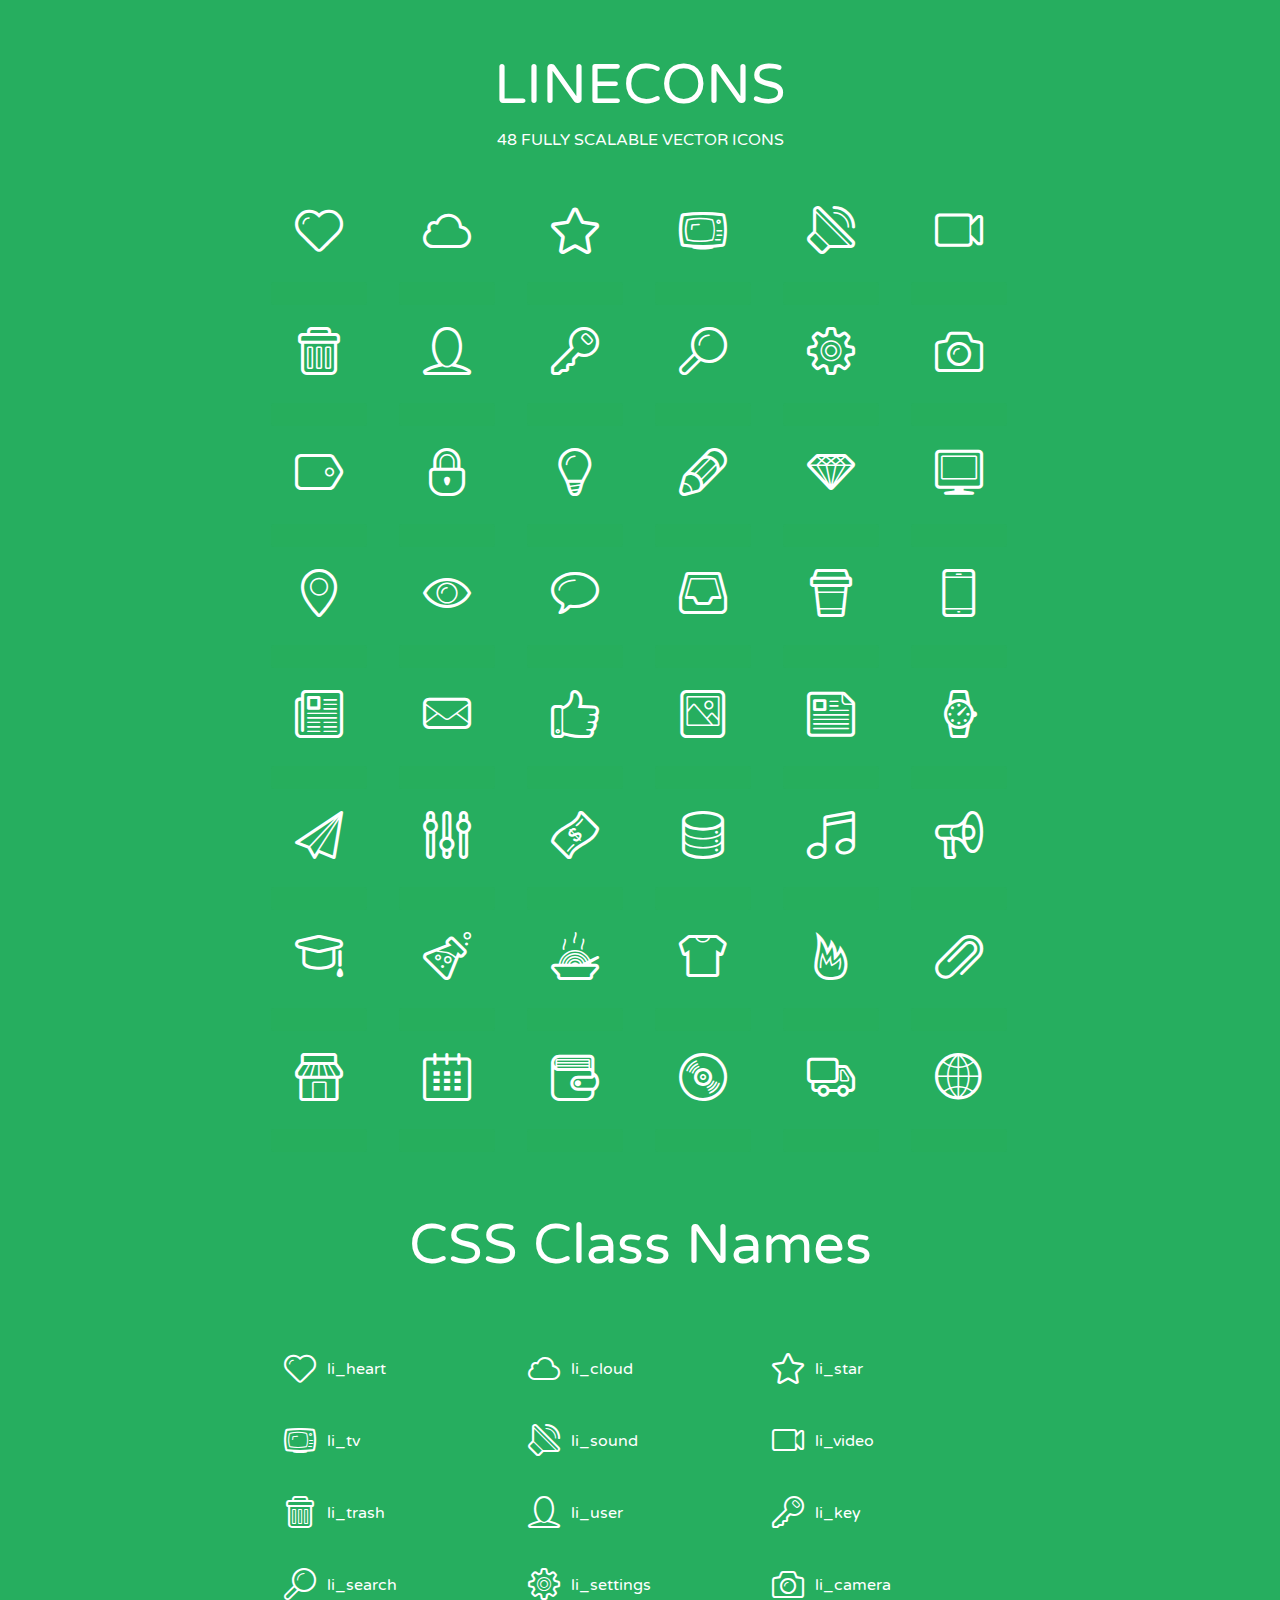
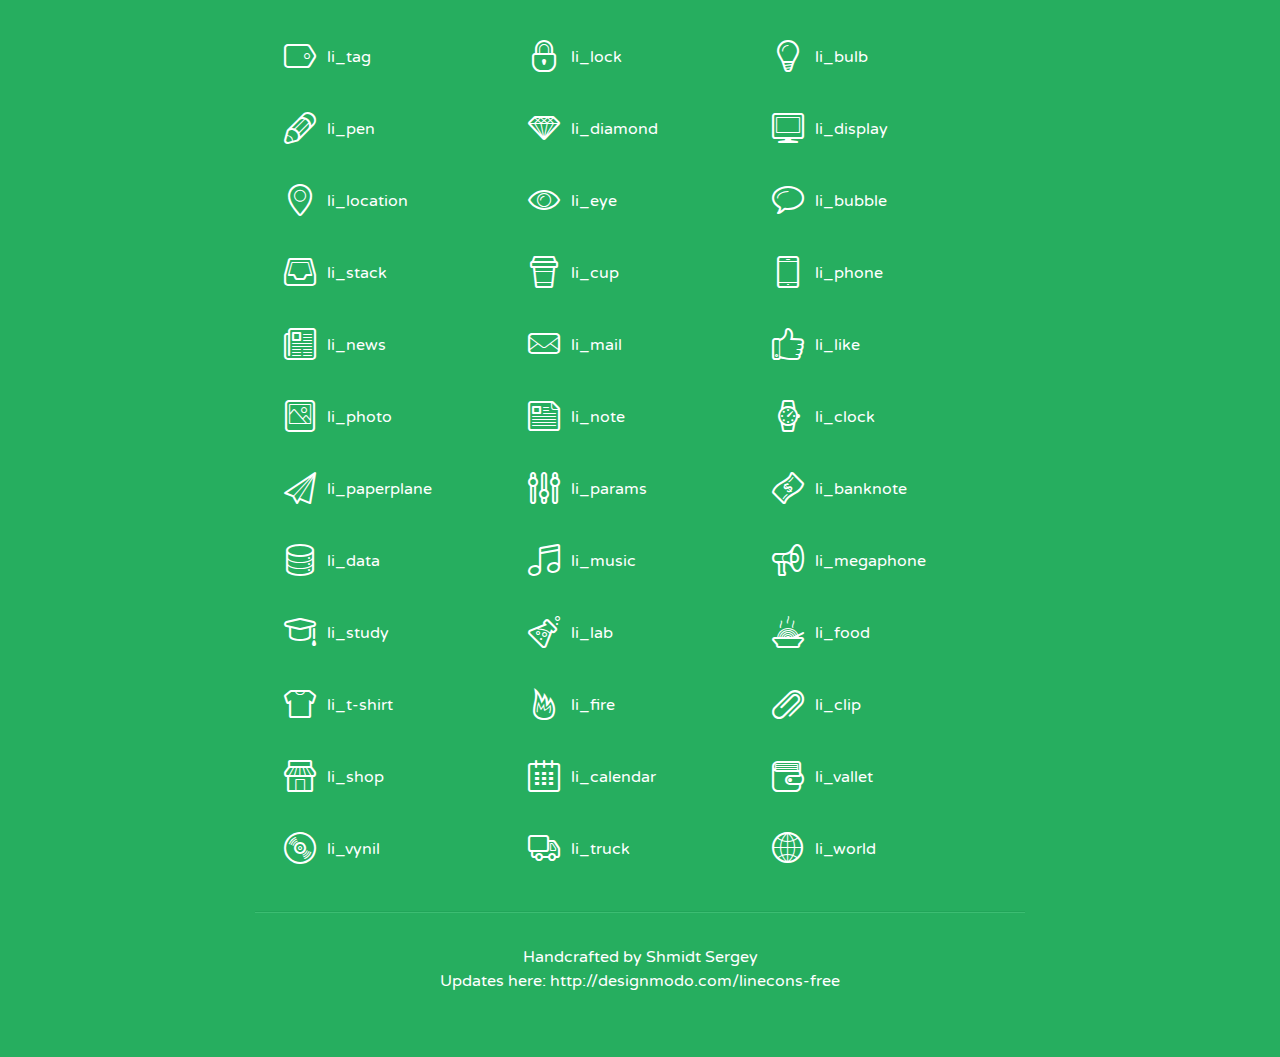
<file: src/assets/lineicons/index.html>
<!doctype html>
<html>
<head>
<title>LINECONS - 48 Fully Scalable Vector Icons</title>
<link rel="stylesheet" href="style.css" />
<link href='http://fonts.googleapis.com/css?family=Varela+Round' rel='stylesheet' type='text/css'>
<!--[if lte IE 7]><script src="lte-ie7.js"></script><![endif]-->

<!-- 

Thanks http://icomoon.io/app/ for amazing service!

-->


<style>
	section, header, footer {display: block;}
	body {
		font-family: 'Varela Round', sans-serif;
		color: #333333;
		line-height: 1.5;
		font-size: 16px;
		background:#26ae5f;
		color:white;
		-moz-text-shadow: 0 1px 1px rgba(0, 0, 0, 0.21);
		-webkit-text-shadow: 0 1px 1px rgba(0, 0, 0, 0.21);
	}
	* {
		-moz-box-sizing: border-box;
		-webkit-box-sizing: border-box;
		box-sizing: border-box;
		margin: 0;
		padding: 0;
	}
	.glyph {
		float: left;
		text-align: center;
		padding: .5em;
		margin: 0 .5em;
		width: 7em;
		border-radius: .375em;
		top:0;
		position:relative;
		-webkit-transition:0.2s ease-in;
		-o-transition:0.2s ease-in;
		-moz-transition:0.2s ease-in;
		-ie-transition:0.2s ease-in;
		transition:0.2s ease-in;
	}
	.glyph input {
		width: 100%;
		text-align: center;
		font-family: consolas, monospace;
		border-radius:3px;
		border:none;
		padding:4px;
		background:#26AE5C;
		color:#26AE5C;
		-webkit-transition:0.2s ease-in;
		-o-transition:0.2s ease-in;
		-moz-transition:0.2s ease-in;
		-ie-transition:0.2s ease-in;
		transition:0.2s ease-in;
	}
	.glyph:hover input {
		background:#26ae5f;
		padding:4px;
		color:#ffffff;
	}
	.glyph:hover {
		-webkit-transition: all 0.5s ease-out;
		background:#222821;
		color:#fff;
		text-shadow: none;
		-moz-text-shadow: none;
		-webkit-text-shadow: none;
		top:-5px;
		position:relative;
	}
	.glyph input, .mtm {
		margin-top: .75em;
	}
	.w-main {
		width: 770px;
		text-align:center;
	}
	.centered {
		margin-left: auto;
		margin-right: auto;
	}
	.fs1 {
		font-size: 3em;
	}
	header {
		margin: 2em 0;
		padding-bottom: .5em;
	}
	header h1 {
		font-size: 3.5em;
		font-weight: normal;
	}
	.clearfix:before, .clearfix:after { content: ""; display: table; }
	.clearfix:after, .clear { clear: both; }
	footer {
		margin: 2em 0;
		padding: 2em 0;
		border-top: 1px solid rgb(60, 189, 114);
		box-shadow: 0 -1px rgb(33, 165, 89);
	}
	a, a:visited {
		color: #ffffff; text-decoration:none;
	}
	a:hover, a:focus {color: #222821; text-decoration:none;}
	.box1 {
		display: inline-block;
		width: 14em;
		padding: .25em .5em;
		margin: .5em 1em .5em 0;
		text-align:left;
		
	}
	.box1 span { 
		font-size:2em;
		position: relative;
		top: 0.25em;
		margin-right: 0.1em;
	}
</style>
</head>
<body>
	<div class="w-main centered">
	<section class="mtm clearfix" id="glyphs">
	<header>
		<h1>LINECONS</h1>
		<p>48 FULLY SCALABLE VECTOR ICONS</p>
	</header>
	<div class="glyph">
		<div class="fs1" aria-hidden="true" data-icon="&#xe000;"></div>
		<input type="text" readonly="readonly" value="&amp;#xe000;" />
	</div>
	<div class="glyph">
		<div class="fs1" aria-hidden="true" data-icon="&#xe001;"></div>
		<input type="text" readonly="readonly" value="&amp;#xe001;" />
	</div>
	<div class="glyph">
		<div class="fs1" aria-hidden="true" data-icon="&#xe002;"></div>
		<input type="text" readonly="readonly" value="&amp;#xe002;" />
	</div>
	<div class="glyph">
		<div class="fs1" aria-hidden="true" data-icon="&#xe003;"></div>
		<input type="text" readonly="readonly" value="&amp;#xe003;" />
	</div>
	<div class="glyph">
		<div class="fs1" aria-hidden="true" data-icon="&#xe004;"></div>
		<input type="text" readonly="readonly" value="&amp;#xe004;" />
	</div>
	<div class="glyph">
		<div class="fs1" aria-hidden="true" data-icon="&#xe005;"></div>
		<input type="text" readonly="readonly" value="&amp;#xe005;" />
	</div>
	<div class="glyph">
		<div class="fs1" aria-hidden="true" data-icon="&#xe006;"></div>
		<input type="text" readonly="readonly" value="&amp;#xe006;" />
	</div>
	<div class="glyph">
		<div class="fs1" aria-hidden="true" data-icon="&#xe007;"></div>
		<input type="text" readonly="readonly" value="&amp;#xe007;" />
	</div>
	<div class="glyph">
		<div class="fs1" aria-hidden="true" data-icon="&#xe008;"></div>
		<input type="text" readonly="readonly" value="&amp;#xe008;" />
	</div>
	<div class="glyph">
		<div class="fs1" aria-hidden="true" data-icon="&#xe009;"></div>
		<input type="text" readonly="readonly" value="&amp;#xe009;" />
	</div>
	<div class="glyph">
		<div class="fs1" aria-hidden="true" data-icon="&#xe00a;"></div>
		<input type="text" readonly="readonly" value="&amp;#xe00a;" />
	</div>
	<div class="glyph">
		<div class="fs1" aria-hidden="true" data-icon="&#xe00b;"></div>
		<input type="text" readonly="readonly" value="&amp;#xe00b;" />
	</div>
	<div class="glyph">
		<div class="fs1" aria-hidden="true" data-icon="&#xe00c;"></div>
		<input type="text" readonly="readonly" value="&amp;#xe00c;" />
	</div>
	<div class="glyph">
		<div class="fs1" aria-hidden="true" data-icon="&#xe00d;"></div>
		<input type="text" readonly="readonly" value="&amp;#xe00d;" />
	</div>
	<div class="glyph">
		<div class="fs1" aria-hidden="true" data-icon="&#xe00e;"></div>
		<input type="text" readonly="readonly" value="&amp;#xe00e;" />
	</div>
	<div class="glyph">
		<div class="fs1" aria-hidden="true" data-icon="&#xe00f;"></div>
		<input type="text" readonly="readonly" value="&amp;#xe00f;" />
	</div>
	<div class="glyph">
		<div class="fs1" aria-hidden="true" data-icon="&#xe010;"></div>
		<input type="text" readonly="readonly" value="&amp;#xe010;" />
	</div>
	<div class="glyph">
		<div class="fs1" aria-hidden="true" data-icon="&#xe011;"></div>
		<input type="text" readonly="readonly" value="&amp;#xe011;" />
	</div>
	<div class="glyph">
		<div class="fs1" aria-hidden="true" data-icon="&#xe012;"></div>
		<input type="text" readonly="readonly" value="&amp;#xe012;" />
	</div>
	<div class="glyph">
		<div class="fs1" aria-hidden="true" data-icon="&#xe013;"></div>
		<input type="text" readonly="readonly" value="&amp;#xe013;" />
	</div>
	<div class="glyph">
		<div class="fs1" aria-hidden="true" data-icon="&#xe014;"></div>
		<input type="text" readonly="readonly" value="&amp;#xe014;" />
	</div>
	<div class="glyph">
		<div class="fs1" aria-hidden="true" data-icon="&#xe015;"></div>
		<input type="text" readonly="readonly" value="&amp;#xe015;" />
	</div>
	<div class="glyph">
		<div class="fs1" aria-hidden="true" data-icon="&#xe016;"></div>
		<input type="text" readonly="readonly" value="&amp;#xe016;" />
	</div>
	<div class="glyph">
		<div class="fs1" aria-hidden="true" data-icon="&#xe017;"></div>
		<input type="text" readonly="readonly" value="&amp;#xe017;" />
	</div>
	<div class="glyph">
		<div class="fs1" aria-hidden="true" data-icon="&#xe018;"></div>
		<input type="text" readonly="readonly" value="&amp;#xe018;" />
	</div>
	<div class="glyph">
		<div class="fs1" aria-hidden="true" data-icon="&#xe019;"></div>
		<input type="text" readonly="readonly" value="&amp;#xe019;" />
	</div>
	<div class="glyph">
		<div class="fs1" aria-hidden="true" data-icon="&#xe01a;"></div>
		<input type="text" readonly="readonly" value="&amp;#xe01a;" />
	</div>
	<div class="glyph">
		<div class="fs1" aria-hidden="true" data-icon="&#xe01b;"></div>
		<input type="text" readonly="readonly" value="&amp;#xe01b;" />
	</div>
	<div class="glyph">
		<div class="fs1" aria-hidden="true" data-icon="&#xe01c;"></div>
		<input type="text" readonly="readonly" value="&amp;#xe01c;" />
	</div>
	<div class="glyph">
		<div class="fs1" aria-hidden="true" data-icon="&#xe01d;"></div>
		<input type="text" readonly="readonly" value="&amp;#xe01d;" />
	</div>
	<div class="glyph">
		<div class="fs1" aria-hidden="true" data-icon="&#xe01e;"></div>
		<input type="text" readonly="readonly" value="&amp;#xe01e;" />
	</div>
	<div class="glyph">
		<div class="fs1" aria-hidden="true" data-icon="&#xe01f;"></div>
		<input type="text" readonly="readonly" value="&amp;#xe01f;" />
	</div>
	<div class="glyph">
		<div class="fs1" aria-hidden="true" data-icon="&#xe020;"></div>
		<input type="text" readonly="readonly" value="&amp;#xe020;" />
	</div>
	<div class="glyph">
		<div class="fs1" aria-hidden="true" data-icon="&#xe021;"></div>
		<input type="text" readonly="readonly" value="&amp;#xe021;" />
	</div>
	<div class="glyph">
		<div class="fs1" aria-hidden="true" data-icon="&#xe022;"></div>
		<input type="text" readonly="readonly" value="&amp;#xe022;" />
	</div>
	<div class="glyph">
		<div class="fs1" aria-hidden="true" data-icon="&#xe023;"></div>
		<input type="text" readonly="readonly" value="&amp;#xe023;" />
	</div>
	<div class="glyph">
		<div class="fs1" aria-hidden="true" data-icon="&#xe024;"></div>
		<input type="text" readonly="readonly" value="&amp;#xe024;" />
	</div>
	<div class="glyph">
		<div class="fs1" aria-hidden="true" data-icon="&#xe025;"></div>
		<input type="text" readonly="readonly" value="&amp;#xe025;" />
	</div>
	<div class="glyph">
		<div class="fs1" aria-hidden="true" data-icon="&#xe026;"></div>
		<input type="text" readonly="readonly" value="&amp;#xe026;" />
	</div>
	<div class="glyph">
		<div class="fs1" aria-hidden="true" data-icon="&#xe027;"></div>
		<input type="text" readonly="readonly" value="&amp;#xe027;" />
	</div>
	<div class="glyph">
		<div class="fs1" aria-hidden="true" data-icon="&#xe028;"></div>
		<input type="text" readonly="readonly" value="&amp;#xe028;" />
	</div>
	<div class="glyph">
		<div class="fs1" aria-hidden="true" data-icon="&#xe029;"></div>
		<input type="text" readonly="readonly" value="&amp;#xe029;" />
	</div>
	<div class="glyph">
		<div class="fs1" aria-hidden="true" data-icon="&#xe02a;"></div>
		<input type="text" readonly="readonly" value="&amp;#xe02a;" />
	</div>
	<div class="glyph">
		<div class="fs1" aria-hidden="true" data-icon="&#xe02b;"></div>
		<input type="text" readonly="readonly" value="&amp;#xe02b;" />
	</div>
	<div class="glyph">
		<div class="fs1" aria-hidden="true" data-icon="&#xe02c;"></div>
		<input type="text" readonly="readonly" value="&amp;#xe02c;" />
	</div>
	<div class="glyph">
		<div class="fs1" aria-hidden="true" data-icon="&#xe02d;"></div>
		<input type="text" readonly="readonly" value="&amp;#xe02d;" />
	</div>
	<div class="glyph">
		<div class="fs1" aria-hidden="true" data-icon="&#xe02e;"></div>
		<input type="text" readonly="readonly" value="&amp;#xe02e;" />
	</div>
	<div class="glyph">
		<div class="fs1" aria-hidden="true" data-icon="&#xe02f;"></div>
		<input type="text" readonly="readonly" value="&amp;#xe02f;" />
	</div>
	</section>
	<div class="clear"></div>
	<section class="mtm clearfix" id="glyphs">
	<header>
		<h1>CSS Class Names</h1>
	</header>
	<span class="box1">
		<span aria-hidden="true" class="li_heart"></span>
		&nbsp;li_heart
	</span>
	<span class="box1">
		<span aria-hidden="true" class="li_cloud"></span>
		&nbsp;li_cloud
	</span>
	<span class="box1">
		<span aria-hidden="true" class="li_star"></span>
		&nbsp;li_star
	</span>
	<span class="box1">
		<span aria-hidden="true" class="li_tv"></span>
		&nbsp;li_tv
	</span>
	<span class="box1">
		<span aria-hidden="true" class="li_sound"></span>
		&nbsp;li_sound
	</span>
	<span class="box1">
		<span aria-hidden="true" class="li_video"></span>
		&nbsp;li_video
	</span>
	<span class="box1">
		<span aria-hidden="true" class="li_trash"></span>
		&nbsp;li_trash
	</span>
	<span class="box1">
		<span aria-hidden="true" class="li_user"></span>
		&nbsp;li_user
	</span>
	<span class="box1">
		<span aria-hidden="true" class="li_key"></span>
		&nbsp;li_key
	</span>
	<span class="box1">
		<span aria-hidden="true" class="li_search"></span>
		&nbsp;li_search
	</span>
	<span class="box1">
		<span aria-hidden="true" class="li_settings"></span>
		&nbsp;li_settings
	</span>
	<span class="box1">
		<span aria-hidden="true" class="li_camera"></span>
		&nbsp;li_camera
	</span>
	<span class="box1">
		<span aria-hidden="true" class="li_tag"></span>
		&nbsp;li_tag
	</span>
	<span class="box1">
		<span aria-hidden="true" class="li_lock"></span>
		&nbsp;li_lock
	</span>
	<span class="box1">
		<span aria-hidden="true" class="li_bulb"></span>
		&nbsp;li_bulb
	</span>
	<span class="box1">
		<span aria-hidden="true" class="li_pen"></span>
		&nbsp;li_pen
	</span>
	<span class="box1">
		<span aria-hidden="true" class="li_diamond"></span>
		&nbsp;li_diamond
	</span>
	<span class="box1">
		<span aria-hidden="true" class="li_display"></span>
		&nbsp;li_display
	</span>
	<span class="box1">
		<span aria-hidden="true" class="li_location"></span>
		&nbsp;li_location
	</span>
	<span class="box1">
		<span aria-hidden="true" class="li_eye"></span>
		&nbsp;li_eye
	</span>
	<span class="box1">
		<span aria-hidden="true" class="li_bubble"></span>
		&nbsp;li_bubble
	</span>
	<span class="box1">
		<span aria-hidden="true" class="li_stack"></span>
		&nbsp;li_stack
	</span>
	<span class="box1">
		<span aria-hidden="true" class="li_cup"></span>
		&nbsp;li_cup
	</span>
	<span class="box1">
		<span aria-hidden="true" class="li_phone"></span>
		&nbsp;li_phone
	</span>
	<span class="box1">
		<span aria-hidden="true" class="li_news"></span>
		&nbsp;li_news
	</span>
	<span class="box1">
		<span aria-hidden="true" class="li_mail"></span>
		&nbsp;li_mail
	</span>
	<span class="box1">
		<span aria-hidden="true" class="li_like"></span>
		&nbsp;li_like
	</span>
	<span class="box1">
		<span aria-hidden="true" class="li_photo"></span>
		&nbsp;li_photo
	</span>
	<span class="box1">
		<span aria-hidden="true" class="li_note"></span>
		&nbsp;li_note
	</span>
	<span class="box1">
		<span aria-hidden="true" class="li_clock"></span>
		&nbsp;li_clock
	</span>
	<span class="box1">
		<span aria-hidden="true" class="li_paperplane"></span>
		&nbsp;li_paperplane
	</span>
	<span class="box1">
		<span aria-hidden="true" class="li_params"></span>
		&nbsp;li_params
	</span>
	<span class="box1">
		<span aria-hidden="true" class="li_banknote"></span>
		&nbsp;li_banknote
	</span>
	<span class="box1">
		<span aria-hidden="true" class="li_data"></span>
		&nbsp;li_data
	</span>
	<span class="box1">
		<span aria-hidden="true" class="li_music"></span>
		&nbsp;li_music
	</span>
	<span class="box1">
		<span aria-hidden="true" class="li_megaphone"></span>
		&nbsp;li_megaphone
	</span>
	<span class="box1">
		<span aria-hidden="true" class="li_study"></span>
		&nbsp;li_study
	</span>
	<span class="box1">
		<span aria-hidden="true" class="li_lab"></span>
		&nbsp;li_lab
	</span>
	<span class="box1">
		<span aria-hidden="true" class="li_food"></span>
		&nbsp;li_food
	</span>
	<span class="box1">
		<span aria-hidden="true" class="li_t-shirt"></span>
		&nbsp;li_t-shirt
	</span>
	<span class="box1">
		<span aria-hidden="true" class="li_fire"></span>
		&nbsp;li_fire
	</span>
	<span class="box1">
		<span aria-hidden="true" class="li_clip"></span>
		&nbsp;li_clip
	</span>
	<span class="box1">
		<span aria-hidden="true" class="li_shop"></span>
		&nbsp;li_shop
	</span>
	<span class="box1">
		<span aria-hidden="true" class="li_calendar"></span>
		&nbsp;li_calendar
	</span>
	<span class="box1">
		<span aria-hidden="true" class="li_vallet"></span>
		&nbsp;li_vallet
	</span>
	<span class="box1">
		<span aria-hidden="true" class="li_vynil"></span>
		&nbsp;li_vynil
	</span>
	<span class="box1">
		<span aria-hidden="true" class="li_truck"></span>
		&nbsp;li_truck
	</span>
	<span class="box1">
		<span aria-hidden="true" class="li_world"></span>
		&nbsp;li_world
	</span>
	</section>
	<footer>
		<p>Handcrafted by <a href="http://shmidt.in">Shmidt Sergey</a></p>
		<p>Updates here: <a href="http://designmodo.com/linecons-free">http://designmodo.com/linecons-free</a></p>
	</footer>
	</div>
	<script>
	document.getElementById("glyphs").addEventListener("click", function(e) {
		var target = e.target;
		if (target.tagName === "INPUT") {
			target.select();
		}
	});
	</script>
</body>
</html>
</file>
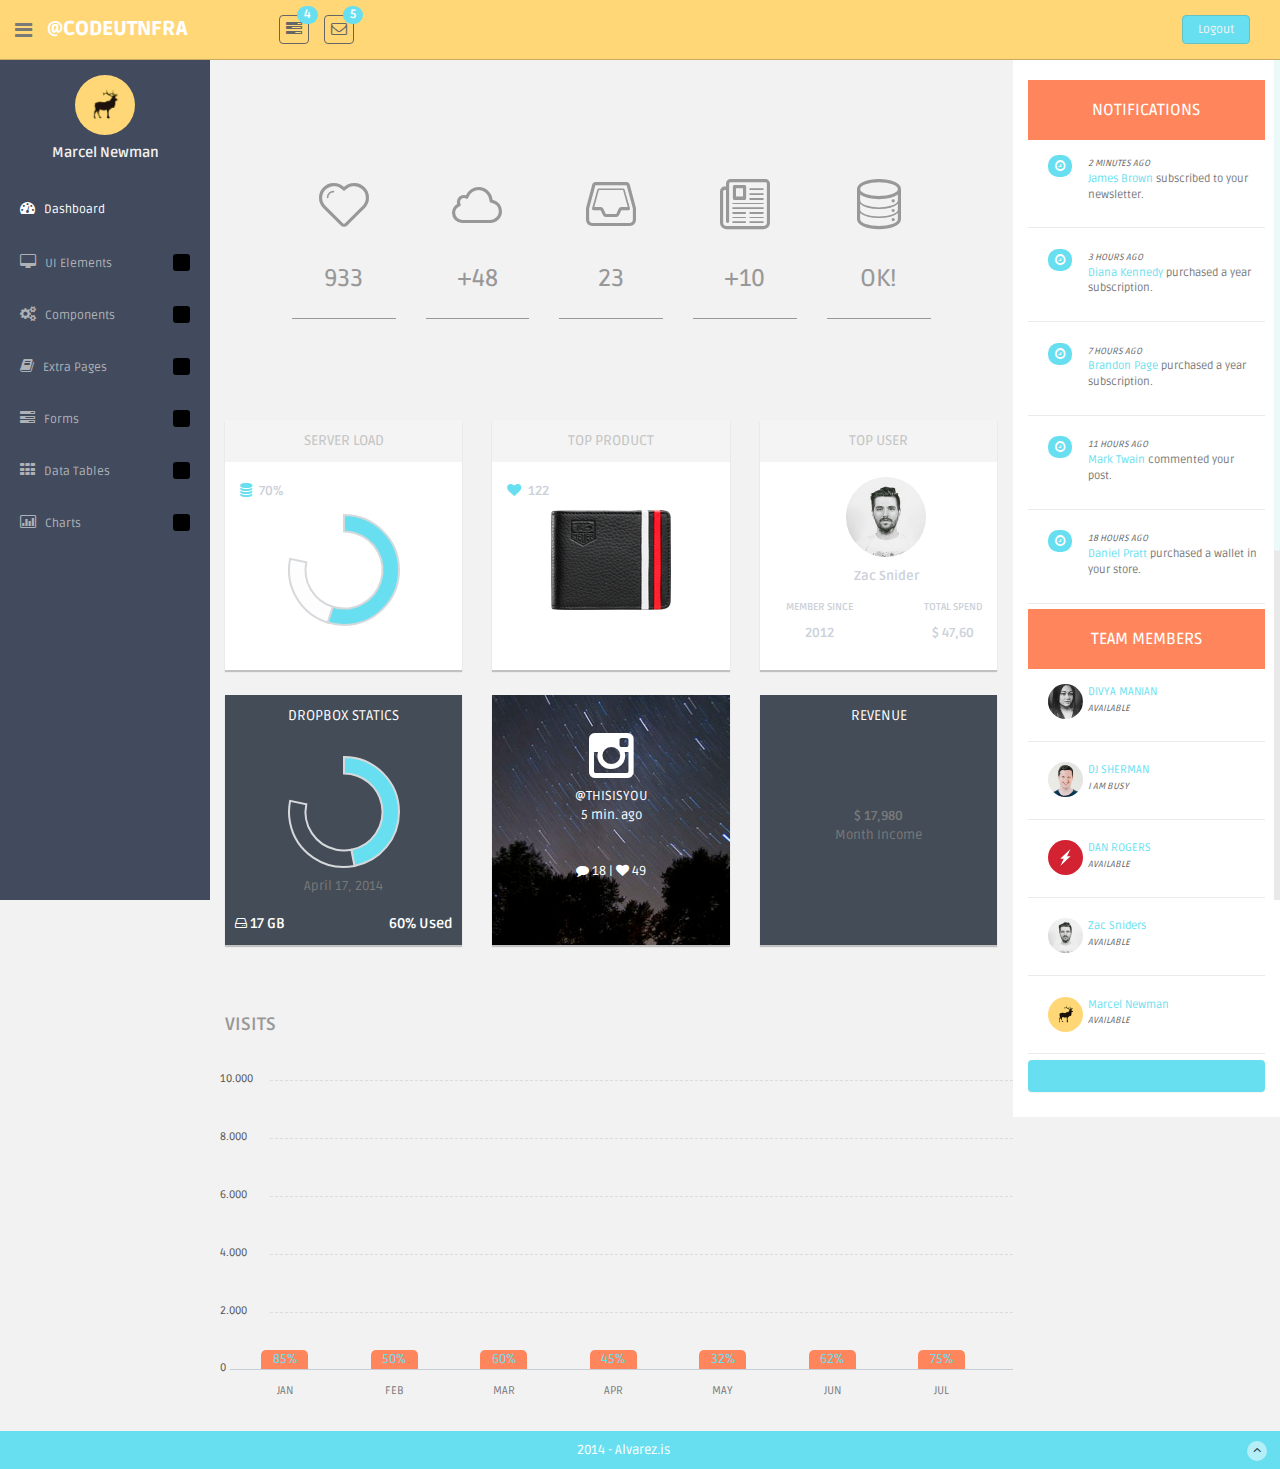
<file: src/index_TEMPLATE.html>
<!DOCTYPE html>
<html lang="en">
  <head>
    <meta charset="utf-8">
    <meta name="viewport" content="width=device-width, initial-scale=1.0">
    <meta name="description" content="">
    <meta name="author" content="Dashboard">
    <meta name="keyword" content="Dashboard, Bootstrap, Admin, Template, Theme, Responsive, Fluid, Retina">

    <title>DASHGUM - FREE Bootstrap Admin Template</title>

    <!-- Bootstrap core CSS -->
    <link href="assets/css/bootstrap.css" rel="stylesheet">
    <!--external css-->
    <link href="assets/font-awesome/css/font-awesome.css" rel="stylesheet" />
    <link rel="stylesheet" type="text/css" href="assets/css/zabuto_calendar.css">
    <link rel="stylesheet" type="text/css" href="assets/js/gritter/css/jquery.gritter.css" />
    <link rel="stylesheet" type="text/css" href="assets/lineicons/style.css">    
    
    <!-- Custom styles for this template -->
    <link href="assets/css/style.css" rel="stylesheet">
    <link href="assets/css/style-responsive.css" rel="stylesheet">

    <script src="assets/js/chart-master/Chart.js"></script>
    
    <!-- HTML5 shim and Respond.js IE8 support of HTML5 elements and media queries -->
    <!--[if lt IE 9]>
      <script src="https://oss.maxcdn.com/libs/html5shiv/3.7.0/html5shiv.js"></script>
      <script src="https://oss.maxcdn.com/libs/respond.js/1.4.2/respond.min.js"></script>
    <![endif]-->
  </head>

  <body>

  <section id="container" >
      <!-- **********************************************************************************************************************************************************
      TOP BAR CONTENT & NOTIFICATIONS
      *********************************************************************************************************************************************************** -->
      <!--header start-->
      <header class="header black-bg">
              <div class="sidebar-toggle-box">
                  <div class="fa fa-bars tooltips" data-placement="right" data-original-title="tooltip"></div>
              </div>
            <!--logo start-->
            <a href="index.html" class="logo"><b>@codeutnfra</b></a>
            <!--logo end-->
            <div class="nav notify-row" id="top_menu">
                <!--  notification start -->
                <ul class="nav top-menu">
                    <!-- settings start -->
                    <li class="dropdown">
                        <a data-toggle="dropdown" class="dropdown-toggle" href="index.html#">
                            <i class="fa fa-tasks"></i>
                            <span class="badge bg-theme">4</span>
                        </a>
                        <ul class="dropdown-menu extended tasks-bar">
                            <div class="notify-arrow notify-arrow-green"></div>
                            <li>
                                <p class="green">You have 4 pending tasks</p>
                            </li>
                            <li>
                                <a href="index.html#">
                                    <div class="task-info">
                                        <div class="desc">DashGum Admin Panel</div>
                                        <div class="percent">40%</div>
                                    </div>
                                    <div class="progress progress-striped">
                                        <div class="progress-bar progress-bar-success" role="progressbar" aria-valuenow="40" aria-valuemin="0" aria-valuemax="100" style="width: 40%">
                                            <span class="sr-only">40% Complete (success)</span>
                                        </div>
                                    </div>
                                </a>
                            </li>
                            <li>
                                <a href="index.html#">
                                    <div class="task-info">
                                        <div class="desc">Database Update</div>
                                        <div class="percent">60%</div>
                                    </div>
                                    <div class="progress progress-striped">
                                        <div class="progress-bar progress-bar-warning" role="progressbar" aria-valuenow="60" aria-valuemin="0" aria-valuemax="100" style="width: 60%">
                                            <span class="sr-only">60% Complete (warning)</span>
                                        </div>
                                    </div>
                                </a>
                            </li>
                            <li>
                                <a href="index.html#">
                                    <div class="task-info">
                                        <div class="desc">Product Development</div>
                                        <div class="percent">80%</div>
                                    </div>
                                    <div class="progress progress-striped">
                                        <div class="progress-bar progress-bar-info" role="progressbar" aria-valuenow="80" aria-valuemin="0" aria-valuemax="100" style="width: 80%">
                                            <span class="sr-only">80% Complete</span>
                                        </div>
                                    </div>
                                </a>
                            </li>
                            <li>
                                <a href="index.html#">
                                    <div class="task-info">
                                        <div class="desc">Payments Sent</div>
                                        <div class="percent">70%</div>
                                    </div>
                                    <div class="progress progress-striped">
                                        <div class="progress-bar progress-bar-danger" role="progressbar" aria-valuenow="70" aria-valuemin="0" aria-valuemax="100" style="width: 70%">
                                            <span class="sr-only">70% Complete (Important)</span>
                                        </div>
                                    </div>
                                </a>
                            </li>
                            <li class="external">
                                <a href="#">See All Tasks</a>
                            </li>
                        </ul>
                    </li>
                    <!-- settings end -->
                    <!-- inbox dropdown start-->
                    <li id="header_inbox_bar" class="dropdown">
                        <a data-toggle="dropdown" class="dropdown-toggle" href="index.html#">
                            <i class="fa fa-envelope-o"></i>
                            <span class="badge bg-theme">5</span>
                        </a>
                        <ul class="dropdown-menu extended inbox">
                            <div class="notify-arrow notify-arrow-green"></div>
                            <li>
                                <p class="green">You have 5 new messages</p>
                            </li>
                            <li>
                                <a href="index.html#">
                                    <span class="photo"><img alt="avatar" src="assets/img/ui-zac.jpg"></span>
                                    <span class="subject">
                                    <span class="from">Zac Snider</span>
                                    <span class="time">Just now</span>
                                    </span>
                                    <span class="message">
                                        Hi mate, how is everything?
                                    </span>
                                </a>
                            </li>
                            <li>
                                <a href="index.html#">
                                    <span class="photo"><img alt="avatar" src="assets/img/ui-divya.jpg"></span>
                                    <span class="subject">
                                    <span class="from">Divya Manian</span>
                                    <span class="time">40 mins.</span>
                                    </span>
                                    <span class="message">
                                     Hi, I need your help with this.
                                    </span>
                                </a> 
                            </li>
                            <li>
                                <a href="index.html#">
                                    <span class="photo"><img alt="avatar" src="assets/img/ui-danro.jpg"></span>
                                    <span class="subject">
                                    <span class="from">Dan Rogers</span>
                                    <span class="time">2 hrs.</span>
                                    </span>
                                    <span class="message">
                                        Love your new Dashboard.
                                    </span>
                                </a>
                            </li>
                            <li>
                                <a href="index.html#">
                                    <span class="photo"><img alt="avatar" src="assets/img/ui-sherman.jpg"></span>
                                    <span class="subject">
                                    <span class="from">Dj Sherman</span>
                                    <span class="time">4 hrs.</span>
                                    </span>
                                    <span class="message">
                                        Please, answer asap.
                                    </span>
                                </a>
                            </li>
                            <li>
                                <a href="index.html#">See all messages</a>
                            </li>
                        </ul>
                    </li>
                    <!-- inbox dropdown end -->
                </ul>
                <!--  notification end -->
            </div>
            <div class="top-menu">
            	<ul class="nav pull-right top-menu">
                    <li><a class="logout" href="login.html">Logout</a></li>
            	</ul>
            </div>
        </header>
      <!--header end-->
      
      <!-- **********************************************************************************************************************************************************
      MAIN SIDEBAR MENU
      *********************************************************************************************************************************************************** -->
      <!--sidebar start-->
      <aside>
          <div id="sidebar"  class="nav-collapse ">
              <!-- sidebar menu start-->
              <ul class="sidebar-menu" id="nav-accordion">
              
              	  <p class="centered"><a href="profile.html"><img src="assets/img/ui-sam.jpg" class="img-circle" width="60"></a></p>
              	  <h5 class="centered">Marcel Newman</h5>
              	  	
                  <li class="mt">
                      <a class="active" href="index.html">
                          <i class="fa fa-dashboard"></i>
                          <span>Dashboard</span>
                      </a>
                  </li>

                  <li class="sub-menu">
                      <a href="javascript:;" >
                          <i class="fa fa-desktop"></i>
                          <span>UI Elements</span>
                      </a>
                      <ul class="sub">
                          <li><a  href="general.html">General</a></li>
                          <li><a  href="buttons.html">Buttons</a></li>
                          <li><a  href="panels.html">Panels</a></li>
                      </ul>
                  </li>

                  <li class="sub-menu">
                      <a href="javascript:;" >
                          <i class="fa fa-cogs"></i>
                          <span>Components</span>
                      </a>
                      <ul class="sub">
                          <li><a  href="calendar.html">Calendar</a></li>
                          <li><a  href="gallery.html">Gallery</a></li>
                          <li><a  href="todo_list.html">Todo List</a></li>
                      </ul>
                  </li>
                  <li class="sub-menu">
                      <a href="javascript:;" >
                          <i class="fa fa-book"></i>
                          <span>Extra Pages</span>
                      </a>
                      <ul class="sub">
                          <li><a  href="blank.html">Blank Page</a></li>
                          <li><a  href="login.html">Login</a></li>
                          <li><a  href="lock_screen.html">Lock Screen</a></li>
                      </ul>
                  </li>
                  <li class="sub-menu">
                      <a href="javascript:;" >
                          <i class="fa fa-tasks"></i>
                          <span>Forms</span>
                      </a>
                      <ul class="sub">
                          <li><a  href="form_component.html">Form Components</a></li>
                      </ul>
                  </li>
                  <li class="sub-menu">
                      <a href="javascript:;" >
                          <i class="fa fa-th"></i>
                          <span>Data Tables</span>
                      </a>
                      <ul class="sub">
                          <li><a  href="basic_table.html">Basic Table</a></li>
                          <li><a  href="responsive_table.html">Responsive Table</a></li>
                      </ul>
                  </li>
                  <li class="sub-menu">
                      <a href="javascript:;" >
                          <i class=" fa fa-bar-chart-o"></i>
                          <span>Charts</span>
                      </a>
                      <ul class="sub">
                          <li><a  href="morris.html">Morris</a></li>
                          <li><a  href="chartjs.html">Chartjs</a></li>
                      </ul>
                  </li>

              </ul>
              <!-- sidebar menu end-->
          </div>
      </aside>
      <!--sidebar end-->
      
      <!-- **********************************************************************************************************************************************************
      MAIN CONTENT
      *********************************************************************************************************************************************************** -->
      <!--main content start-->
      <section id="main-content">
          <section class="wrapper">

              <div class="row">
                  <div class="col-lg-9 main-chart">
                  
                  	<div class="row mtbox">
                  		<div class="col-md-2 col-sm-2 col-md-offset-1 box0">
                  			<div class="box1">
					  			<span class="li_heart"></span>
					  			<h3>933</h3>
                  			</div>
					  			<p>933 People liked your page the last 24hs. Whoohoo!</p>
                  		</div>
                  		<div class="col-md-2 col-sm-2 box0">
                  			<div class="box1">
					  			<span class="li_cloud"></span>
					  			<h3>+48</h3>
                  			</div>
					  			<p>48 New files were added in your cloud storage.</p>
                  		</div>
                  		<div class="col-md-2 col-sm-2 box0">
                  			<div class="box1">
					  			<span class="li_stack"></span>
					  			<h3>23</h3>
                  			</div>
					  			<p>You have 23 unread messages in your inbox.</p>
                  		</div>
                  		<div class="col-md-2 col-sm-2 box0">
                  			<div class="box1">
					  			<span class="li_news"></span>
					  			<h3>+10</h3>
                  			</div>
					  			<p>More than 10 news were added in your reader.</p>
                  		</div>
                  		<div class="col-md-2 col-sm-2 box0">
                  			<div class="box1">
					  			<span class="li_data"></span>
					  			<h3>OK!</h3>
                  			</div>
					  			<p>Your server is working perfectly. Relax & enjoy.</p>
                  		</div>
                  	
                  	</div><!-- /row mt -->	
                  
                      
                      <div class="row mt">
                      <!-- SERVER STATUS PANELS -->
                      	<div class="col-md-4 col-sm-4 mb">
                      		<div class="white-panel pn donut-chart">
                      			<div class="white-header">
						  			<h5>SERVER LOAD</h5>
                      			</div>
								<div class="row">
									<div class="col-sm-6 col-xs-6 goleft">
										<p><i class="fa fa-database"></i> 70%</p>
									</div>
	                      		</div>
								<canvas id="serverstatus01" height="120" width="120"></canvas>
								<script>
									var doughnutData = [
											{
												value: 70,
												color:"#68dff0"
											},
											{
												value : 30,
												color : "#fdfdfd"
											}
										];
										var myDoughnut = new Chart(document.getElementById("serverstatus01").getContext("2d")).Doughnut(doughnutData);
								</script>
	                      	</div><! --/grey-panel -->
                      	</div><!-- /col-md-4-->
                      	

                      	<div class="col-md-4 col-sm-4 mb">
                      		<div class="white-panel pn">
                      			<div class="white-header">
						  			<h5>TOP PRODUCT</h5>
                      			</div>
								<div class="row">
									<div class="col-sm-6 col-xs-6 goleft">
										<p><i class="fa fa-heart"></i> 122</p>
									</div>
									<div class="col-sm-6 col-xs-6"></div>
	                      		</div>
	                      		<div class="centered">
										<img src="assets/img/product.png" width="120">
	                      		</div>
                      		</div>
                      	</div><!-- /col-md-4 -->
                      	
						<div class="col-md-4 mb">
							<!-- WHITE PANEL - TOP USER -->
							<div class="white-panel pn">
								<div class="white-header">
									<h5>TOP USER</h5>
								</div>
								<p><img src="assets/img/ui-zac.jpg" class="img-circle" width="80"></p>
								<p><b>Zac Snider</b></p>
								<div class="row">
									<div class="col-md-6">
										<p class="small mt">MEMBER SINCE</p>
										<p>2012</p>
									</div>
									<div class="col-md-6">
										<p class="small mt">TOTAL SPEND</p>
										<p>$ 47,60</p>
									</div>
								</div>
							</div>
						</div><!-- /col-md-4 -->
                      	

                    </div><!-- /row -->
                    
                    				
					<div class="row">
						<!-- TWITTER PANEL -->
						<div class="col-md-4 mb">
                      		<div class="darkblue-panel pn">
                      			<div class="darkblue-header">
						  			<h5>DROPBOX STATICS</h5>
                      			</div>
								<canvas id="serverstatus02" height="120" width="120"></canvas>
								<script>
									var doughnutData = [
											{
												value: 60,
												color:"#68dff0"
											},
											{
												value : 40,
												color : "#444c57"
											}
										];
										var myDoughnut = new Chart(document.getElementById("serverstatus02").getContext("2d")).Doughnut(doughnutData);
								</script>
								<p>April 17, 2014</p>
								<footer>
									<div class="pull-left">
										<h5><i class="fa fa-hdd-o"></i> 17 GB</h5>
									</div>
									<div class="pull-right">
										<h5>60% Used</h5>
									</div>
								</footer>
                      		</div><! -- /darkblue panel -->
						</div><!-- /col-md-4 -->
						
						
						<div class="col-md-4 mb">
							<!-- INSTAGRAM PANEL -->
							<div class="instagram-panel pn">
								<i class="fa fa-instagram fa-4x"></i>
								<p>@THISISYOU<br/>
									5 min. ago
								</p>
								<p><i class="fa fa-comment"></i> 18 | <i class="fa fa-heart"></i> 49</p>
							</div>
						</div><!-- /col-md-4 -->
						
						<div class="col-md-4 col-sm-4 mb">
							<!-- REVENUE PANEL -->
							<div class="darkblue-panel pn">
								<div class="darkblue-header">
									<h5>REVENUE</h5>
								</div>
								<div class="chart mt">
									<div class="sparkline" data-type="line" data-resize="true" data-height="75" data-width="90%" data-line-width="1" data-line-color="#fff" data-spot-color="#fff" data-fill-color="" data-highlight-line-color="#fff" data-spot-radius="4" data-data="[200,135,667,333,526,996,564,123,890,464,655]"></div>
								</div>
								<p class="mt"><b>$ 17,980</b><br/>Month Income</p>
							</div>
						</div><!-- /col-md-4 -->
						
					</div><!-- /row -->
					
					<div class="row mt">
                      <!--CUSTOM CHART START -->
                      <div class="border-head">
                          <h3>VISITS</h3>
                      </div>
                      <div class="custom-bar-chart">
                          <ul class="y-axis">
                              <li><span>10.000</span></li>
                              <li><span>8.000</span></li>
                              <li><span>6.000</span></li>
                              <li><span>4.000</span></li>
                              <li><span>2.000</span></li>
                              <li><span>0</span></li>
                          </ul>
                          <div class="bar">
                              <div class="title">JAN</div>
                              <div class="value tooltips" data-original-title="8.500" data-toggle="tooltip" data-placement="top">85%</div>
                          </div>
                          <div class="bar ">
                              <div class="title">FEB</div>
                              <div class="value tooltips" data-original-title="5.000" data-toggle="tooltip" data-placement="top">50%</div>
                          </div>
                          <div class="bar ">
                              <div class="title">MAR</div>
                              <div class="value tooltips" data-original-title="6.000" data-toggle="tooltip" data-placement="top">60%</div>
                          </div>
                          <div class="bar ">
                              <div class="title">APR</div>
                              <div class="value tooltips" data-original-title="4.500" data-toggle="tooltip" data-placement="top">45%</div>
                          </div>
                          <div class="bar">
                              <div class="title">MAY</div>
                              <div class="value tooltips" data-original-title="3.200" data-toggle="tooltip" data-placement="top">32%</div>
                          </div>
                          <div class="bar ">
                              <div class="title">JUN</div>
                              <div class="value tooltips" data-original-title="6.200" data-toggle="tooltip" data-placement="top">62%</div>
                          </div>
                          <div class="bar">
                              <div class="title">JUL</div>
                              <div class="value tooltips" data-original-title="7.500" data-toggle="tooltip" data-placement="top">75%</div>
                          </div>
                      </div>
                      <!--custom chart end-->
					</div><!-- /row -->	
					
                  </div><!-- /col-lg-9 END SECTION MIDDLE -->
                  
                  
      <!-- **********************************************************************************************************************************************************
      RIGHT SIDEBAR CONTENT
      *********************************************************************************************************************************************************** -->                  
                  
                  <div class="col-lg-3 ds">
                    <!--COMPLETED ACTIONS DONUTS CHART-->
						<h3>NOTIFICATIONS</h3>
                                        
                      <!-- First Action -->
                      <div class="desc">
                      	<div class="thumb">
                      		<span class="badge bg-theme"><i class="fa fa-clock-o"></i></span>
                      	</div>
                      	<div class="details">
                      		<p><muted>2 Minutes Ago</muted><br/>
                      		   <a href="#">James Brown</a> subscribed to your newsletter.<br/>
                      		</p>
                      	</div>
                      </div>
                      <!-- Second Action -->
                      <div class="desc">
                      	<div class="thumb">
                      		<span class="badge bg-theme"><i class="fa fa-clock-o"></i></span>
                      	</div>
                      	<div class="details">
                      		<p><muted>3 Hours Ago</muted><br/>
                      		   <a href="#">Diana Kennedy</a> purchased a year subscription.<br/>
                      		</p>
                      	</div>
                      </div>
                      <!-- Third Action -->
                      <div class="desc">
                      	<div class="thumb">
                      		<span class="badge bg-theme"><i class="fa fa-clock-o"></i></span>
                      	</div>
                      	<div class="details">
                      		<p><muted>7 Hours Ago</muted><br/>
                      		   <a href="#">Brandon Page</a> purchased a year subscription.<br/>
                      		</p>
                      	</div>
                      </div>
                      <!-- Fourth Action -->
                      <div class="desc">
                      	<div class="thumb">
                      		<span class="badge bg-theme"><i class="fa fa-clock-o"></i></span>
                      	</div>
                      	<div class="details">
                      		<p><muted>11 Hours Ago</muted><br/>
                      		   <a href="#">Mark Twain</a> commented your post.<br/>
                      		</p>
                      	</div>
                      </div>
                      <!-- Fifth Action -->
                      <div class="desc">
                      	<div class="thumb">
                      		<span class="badge bg-theme"><i class="fa fa-clock-o"></i></span>
                      	</div>
                      	<div class="details">
                      		<p><muted>18 Hours Ago</muted><br/>
                      		   <a href="#">Daniel Pratt</a> purchased a wallet in your store.<br/>
                      		</p>
                      	</div>
                      </div>

                       <!-- USERS ONLINE SECTION -->
						<h3>TEAM MEMBERS</h3>
                      <!-- First Member -->
                      <div class="desc">
                      	<div class="thumb">
                      		<img class="img-circle" src="assets/img/ui-divya.jpg" width="35px" height="35px" align="">
                      	</div>
                      	<div class="details">
                      		<p><a href="#">DIVYA MANIAN</a><br/>
                      		   <muted>Available</muted>
                      		</p>
                      	</div>
                      </div>
                      <!-- Second Member -->
                      <div class="desc">
                      	<div class="thumb">
                      		<img class="img-circle" src="assets/img/ui-sherman.jpg" width="35px" height="35px" align="">
                      	</div>
                      	<div class="details">
                      		<p><a href="#">DJ SHERMAN</a><br/>
                      		   <muted>I am Busy</muted>
                      		</p>
                      	</div>
                      </div>
                      <!-- Third Member -->
                      <div class="desc">
                      	<div class="thumb">
                      		<img class="img-circle" src="assets/img/ui-danro.jpg" width="35px" height="35px" align="">
                      	</div>
                      	<div class="details">
                      		<p><a href="#">DAN ROGERS</a><br/>
                      		   <muted>Available</muted>
                      		</p>
                      	</div>
                      </div>
                      <!-- Fourth Member -->
                      <div class="desc">
                      	<div class="thumb">
                      		<img class="img-circle" src="assets/img/ui-zac.jpg" width="35px" height="35px" align="">
                      	</div>
                      	<div class="details">
                      		<p><a href="#">Zac Sniders</a><br/>
                      		   <muted>Available</muted>
                      		</p>
                      	</div>
                      </div>
                      <!-- Fifth Member -->
                      <div class="desc">
                      	<div class="thumb">
                      		<img class="img-circle" src="assets/img/ui-sam.jpg" width="35px" height="35px" align="">
                      	</div>
                      	<div class="details">
                      		<p><a href="#">Marcel Newman</a><br/>
                      		   <muted>Available</muted>
                      		</p>
                      	</div>
                      </div>

                        <!-- CALENDAR-->
                        <div id="calendar" class="mb">
                            <div class="panel green-panel no-margin">
                                <div class="panel-body">
                                    <div id="date-popover" class="popover top" style="cursor: pointer; disadding: block; margin-left: 33%; margin-top: -50px; width: 175px;">
                                        <div class="arrow"></div>
                                        <h3 class="popover-title" style="disadding: none;"></h3>
                                        <div id="date-popover-content" class="popover-content"></div>
                                    </div>
                                    <div id="my-calendar"></div>
                                </div>
                            </div>
                        </div><!-- / calendar -->
                      
                  </div><!-- /col-lg-3 -->
              </div><! --/row -->
          </section>
      </section>

      <!--main content end-->
      <!--footer start-->
      <footer class="site-footer">
          <div class="text-center">
              2014 - Alvarez.is
              <a href="index.html#" class="go-top">
                  <i class="fa fa-angle-up"></i>
              </a>
          </div>
      </footer>
      <!--footer end-->
  </section>


<!-- js placed at the end of the document so the pages load faster -->
    <script src="assets/js/jquery.js"></script>
    <script src="assets/js/jquery-1.8.3.min.js"></script>
    <script src="assets/js/bootstrap.min.js"></script>
    <script class="include" type="text/javascript" src="assets/js/jquery.dcjqaccordion.2.7.js"></script>
    <script src="assets/js/jquery.scrollTo.min.js"></script>
    <script src="assets/js/jquery.nicescroll.js" type="text/javascript"></script>
    <script src="assets/js/jquery.sparkline.js"></script>


    <!--common script for all pages-->
    <script src="assets/js/common-scripts.js"></script>
  

  </body>
</html>
</file>
<file: src/assets/lineicons/style.css>
@font-face {
	font-family: 'linecons';
	src:url('fonts/linecons.eot');
}
@font-face {
	font-family: 'linecons';
	src: url([data-uri]) format('svg'),
		 url([data-uri]) format('truetype');
	font-weight: normal;
	font-style: normal;
}

/* Use the following CSS code if you want to use data attributes for inserting your icons */
[data-icon]:before {
	font-family: 'linecons';
	content: attr(data-icon);
	speak: none;
	font-weight: normal;
	line-height: 1;
	-webkit-font-smoothing: antialiased;
}

/* Use the following CSS code if you want to have a class per icon */
[class^="li_"]:before, [class*=" li_"]:before {
	font-family: 'linecons';
	font-style: normal;
	speak: none;
	font-weight: normal;
	line-height: 1;
	-webkit-font-smoothing: antialiased;
}
.li_heart:before {
	content: "\e000";
}
.li_cloud:before {
	content: "\e001";
}
.li_star:before {
	content: "\e002";
}
.li_tv:before {
	content: "\e003";
}
.li_sound:before {
	content: "\e004";
}
.li_video:before {
	content: "\e005";
}
.li_trash:before {
	content: "\e006";
}
.li_user:before {
	content: "\e007";
}
.li_key:before {
	content: "\e008";
}
.li_search:before {
	content: "\e009";
}
.li_settings:before {
	content: "\e00a";
}
.li_camera:before {
	content: "\e00b";
}
.li_tag:before {
	content: "\e00c";
}
.li_lock:before {
	content: "\e00d";
}
.li_bulb:before {
	content: "\e00e";
}
.li_pen:before {
	content: "\e00f";
}
.li_diamond:before {
	content: "\e010";
}
.li_display:before {
	content: "\e011";
}
.li_location:before {
	content: "\e012";
}
.li_eye:before {
	content: "\e013";
}
.li_bubble:before {
	content: "\e014";
}
.li_stack:before {
	content: "\e015";
}
.li_cup:before {
	content: "\e016";
}
.li_phone:before {
	content: "\e017";
}
.li_news:before {
	content: "\e018";
}
.li_mail:before {
	content: "\e019";
}
.li_like:before {
	content: "\e01a";
}
.li_photo:before {
	content: "\e01b";
}
.li_note:before {
	content: "\e01c";
}
.li_clock:before {
	content: "\e01d";
}
.li_paperplane:before {
	content: "\e01e";
}
.li_params:before {
	content: "\e01f";
}
.li_banknote:before {
	content: "\e020";
}
.li_data:before {
	content: "\e021";
}
.li_music:before {
	content: "\e022";
}
.li_megaphone:before {
	content: "\e023";
}
.li_study:before {
	content: "\e024";
}
.li_lab:before {
	content: "\e025";
}
.li_food:before {
	content: "\e026";
}
.li_t-shirt:before {
	content: "\e027";
}
.li_fire:before {
	content: "\e028";
}
.li_clip:before {
	content: "\e029";
}
.li_shop:before {
	content: "\e02a";
}
.li_calendar:before {
	content: "\e02b";
}
.li_vallet:before {
	content: "\e02c";
}
.li_vynil:before {
	content: "\e02d";
}
.li_truck:before {
	content: "\e02e";
}
.li_world:before {
	content: "\e02f";
}
</file>
<file: src/assets/css/zabuto_calendar.css>
/**
 * Zabuto Calendar
 */

div.zabuto_calendar {
    margin: 0;
    padding: 10px;
}

.calendar-month-header 		{font-size:116%!important;}
.calendar-month-header th 	{font-weight:600!important;}

div.zabuto_calendar .table {
    width: 100%;
    margin: 0;
    padding: 0px;
}

div.zabuto_calendar .table th,
div.zabuto_calendar .table td {
    padding: 11.9px 0px;
    text-align: center;
}

div.zabuto_calendar .table tr th,
div.zabuto_calendar .table tr td {
    background-color:;
}

div.zabuto_calendar .table tr.calendar-month-header th {
    background-color:;
}

div.zabuto_calendar .table tr.calendar-month-header th span {
    cursor: pointer;
    display: inline-block;
    padding-bottom:0px;
	
}

div.zabuto_calendar .table tr.calendar-dow-header th {
    background-color:;
}

div.zabuto_calendar .table tr:last-child {
    border-bottom: 0px solid #dddddd;
}

div.zabuto_calendar .table tr.calendar-month-header th {
    padding:10px;
	
	}

div.zabuto_calendar .table-bordered tr.calendar-month-header th {
    border-left: 0;
    border-right: 0;
}

div.zabuto_calendar .table-bordered tr.calendar-month-header th:first-child {
    border-left: 0px solid #dddddd;
}

div.zabuto_calendar div.calendar-month-navigation {
    cursor: pointer;
    margin: 0;
    padding: 0;
    padding-top:0px;
}

div.zabuto_calendar tr.calendar-dow-header th,
div.zabuto_calendar tr.calendar-dow td {
    width: 14%;
}

div.zabuto_calendar .table tr td div.day {
    margin: 0px;
    padding-top: 0px;
    padding-bottom: 0px;
}

/* actions and events */
div.zabuto_calendar .table tr td.event div.day,
div.zabuto_calendar ul.legend li.event {
    background-color:;
}

div.zabuto_calendar .table tr td.dow-clickable,
div.zabuto_calendar .table tr td.event-clickable {
    cursor: pointer;
}

/* badge */
div.zabuto_calendar .badge-today,
div.zabuto_calendar div.legend span.badge-today {
    background-color:;
    color: #ffffff;
    text-shadow: none;
}

div.zabuto_calendar .badge-event,
div.zabuto_calendar div.legend span.badge-event {
    background-color:;
    color: #ffffff;
    text-shadow: none;
}

div.zabuto_calendar .badge-event {
    font-size: 0.95em;
    padding-left: 8px;
    padding-right: 8px;
    padding-bottom: 4px;
}

/* legend */
div.zabuto_calendar div.legend {
    margin-top: 15px;
    text-align: right;
	padding-right:10px;
	padding-bottom:10px;
}

div.zabuto_calendar div.legend span {
    font-size: 10px;
    font-weight: normal;
}

div.zabuto_calendar div.legend span.legend-text:after,
div.zabuto_calendar div.legend span.legend-block:after,
div.zabuto_calendar div.legend span.legend-list:after,
div.zabuto_calendar div.legend span.legend-spacer:after {
    content: ' ';
}

div.zabuto_calendar div.legend span.legend-spacer {
    padding-left: 25px;
}

div.zabuto_calendar ul.legend > span {
    padding-left: 2px;
}

div.zabuto_calendar ul.legend {
    display: inline-block;
    list-style: none outside none;
    margin: 0;
    padding: 0;
}

div.zabuto_calendar ul.legend li {
    display: inline-block;
    height: 8px;
    width: 8px;
    margin-left: 5px;
}

div.zabuto_calendar ul.legend
div.zabuto_calendar ul.legend li:first-child {
    margin-left: 7px;
}

div.zabuto_calendar ul.legend li:last-child {
    margin-right: 5px;
}

div.zabuto_calendar div.legend span.badge {
    font-size: 0.9em;
    border-radius: 5px 5px 5px 5px;
    padding-left: 5px;
    padding-right: 5px;
    padding-top: 2px;
    padding-bottom: 3px;
}

/* responsive */
@media (max-width: 979px) {
    div.zabuto_calendar .table th,
    div.zabuto_calendar .table td {
        padding: 2px 1px;
    }
}
</file>
<file: src/assets/css/style-responsive.css>
@media (min-width: 980px) {
    /*-----*/
    .custom-bar-chart {
        margin-bottom: 40px;
    }

}

@media (min-width: 768px) and (max-width: 979px) {

    /*-----*/
    .custom-bar-chart {
        margin-bottom: 40px;
    }

    /*chat room*/


}

@media (max-width: 768px) {

    .header {
        position: absolute;
    }

    /*sidebar*/

    #sidebar {
        height: auto;
        overflow: hidden;
        position: absolute;
        width: 100%;
        z-index: 1001;
    }


    /* body container */
    #main-content {
        margin: 0px!important;
        position: none !important;
    }

    #sidebar > ul > li > a > span {
        line-height: 35px;
    }

    #sidebar > ul > li {
        margin: 0 10px 5px 10px;
    }
    #sidebar > ul > li > a {
        height:35px;
        line-height:35px;
        padding: 0 10px;
        text-align: left;
    }
    #sidebar > ul > li > a i{
        /*display: none !important;*/
    }

    #sidebar ul > li > a .arrow, #sidebar > ul > li > a .arrow.open {
        margin-right: 10px;
        margin-top: 15px;
    }

    #sidebar ul > li.active > a .arrow, #sidebar ul > li > a:hover .arrow, #sidebar ul > li > a:focus .arrow,
    #sidebar > ul > li.active > a .arrow.open, #sidebar > ul > li > a:hover .arrow.open, #sidebar > ul > li > a:focus .arrow.open{
        margin-top: 15px;
    }

    #sidebar > ul > li > a, #sidebar > ul > li > ul.sub > li {
        width: 100%;
    }
    #sidebar > ul > li > ul.sub > li > a {
        background: transparent !important ;
    }
    #sidebar > ul > li > ul.sub > li > a:hover {
        
    }


    /* sidebar */
    #sidebar {
        margin: 0px !important;
    }

    /* sidebar collabler */
    #sidebar .btn-navbar.collapsed .arrow {
        display: none;
    }

    #sidebar .btn-navbar .arrow {
        position: absolute;
        right: 35px;
        width: 0;
        height: 0;
        top:48px;
        border-bottom: 15px solid #282e36;
        border-left: 15px solid transparent;
        border-right: 15px solid transparent;
    }


    /*---------*/

    .modal-footer .btn {
        margin-bottom: 0px !important;
    }

    .btn {
        margin-bottom: 5px;
    }


    /* full calendar fix */
    .fc-header-right {
        left:25px;
        position: absolute;
    }

    .fc-header-left .fc-button {
        margin: 0px !important;
        top: -10px !important;
    }

    .fc-header-right .fc-button {
        margin: 0px !important;
        top: -50px !important;
    }

    .fc-state-active, .fc-state-active .fc-button-inner, .fc-state-hover, .fc-state-hover .fc-button-inner {
        background: none !important;
        color: #FFFFFF !important;
    }

    .fc-state-default, .fc-state-default .fc-button-inner {
        background: none !important;
    }

    .fc-button {
        border: none !important;
        margin-right: 2px;
    }

    .fc-view {
        top: 0px !important;
    }

    .fc-button .fc-button-inner {
        margin: 0px !important;
        padding: 2px !important;
        border: none !important;
        margin-right: 2px !important;
        background-color: #fafafa !important;
        background-image: -moz-linear-gradient(top, #fafafa, #efefef) !important;
        background-image: -webkit-gradient(linear, 0 0, 0 100%, from(#fafafa), to(#efefef)) !important;
        background-image: -webkit-linear-gradient(top, #fafafa, #efefef) !important;
        background-image: -o-linear-gradient(top, #fafafa, #efefef) !important;
        background-image: linear-gradient(to bottom, #fafafa, #efefef) !important;
        filter: progid:dximagetransform.microsoft.gradient(startColorstr='#fafafa', endColorstr='#efefef', GradientType=0) !important;
        -webkit-box-shadow: 0 1px 0px rgba(255, 255, 255, .8) !important;
        -moz-box-shadow: 0 1px 0px rgba(255, 255, 255, .8) !important;
        box-shadow: 0 1px 0px rgba(255, 255, 255, .8) !important;
        -webkit-border-radius: 3px !important;
        -moz-border-radius: 3px !important;
        border-radius: 3px !important;
        color: #646464 !important;
        border: 1px solid #ddd !important;
        text-shadow: 0 1px 0px rgba(255, 255, 255, .6) !important;
        text-align: center;
    }

    .fc-button.fc-state-disabled .fc-button-inner {
        color: #bcbbbb !important;
    }

    .fc-button.fc-state-active .fc-button-inner {
        background-color: #e5e4e4 !important;
        background-image: -moz-linear-gradient(top, #e5e4e4, #dddcdc) !important;
        background-image: -webkit-gradient(linear, 0 0, 0 100%, from(#e5e4e4), to(#dddcdc)) !important;
        background-image: -webkit-linear-gradient(top, #e5e4e4, #dddcdc) !important;
        background-image: -o-linear-gradient(top, #e5e4e4, #dddcdc) !important;
        background-image: linear-gradient(to bottom, #e5e4e4, #dddcdc) !important;
        filter: progid:dximagetransform.microsoft.gradient(startColorstr='#e5e4e4', endColorstr='#dddcdc', GradientType=0) !important;
    }

    .fc-content {
        margin-top: 50px;
    }

    .fc-header-title h2 {
        line-height: 40px !important;
        font-size: 12px !important;
    }

    .fc-header {
        margin-bottom:0px !important;
    }

    /*--*/

    /*.chart-position {*/
        /*margin-top: 0px;*/
    /*}*/

    .stepy-titles li {
        margin: 10px 3px;
    }

    /*-----*/
    .custom-bar-chart {
        margin-bottom: 40px;
    }

    /*menu icon plus minus*/
    .dcjq-icon {
        top: 10px;
    }
    ul.sidebar-menu li ul.sub li a {
        padding: 0;
    }

    /*---*/

    .img-responsive {
        width: 100%;
    }

}



@media (max-width: 480px) {

    .notify-row, .search, .dont-show , .inbox-head .sr-input, .inbox-head .sr-btn{
        display: none;
    }

    #top_menu .nav > li, ul.top-menu > li {
        float: right;
    }
    .hidden-phone {
        display: none !important;
    }

    .chart-position {
       margin-top: 0px;
     }

    .navbar-inverse .navbar-toggle:hover, .navbar-inverse .navbar-toggle:focus {
        background-color: #ccc;
        border-color:#ccc ;
    }

}

@media (max-width:320px) {
    .login-social-link a {
        padding: 15px 17px !important;
    }

    .notify-row, .search, .dont-show, .inbox-head .sr-input, .inbox-head .sr-btn {
        display: none;
    }

    #top_menu .nav > li, ul.top-menu > li {
        float: right;
    }

    .hidden-phone {
        display: none !important;
    }

    .chart-position {
        margin-top: 0px;
    }

    .lock-wrapper {
        margin: 10% auto;
        max-width: 310px;
    }
    .lock-input {
        width: 82%;
    }

    .cmt-form {
        display: inline-block;
        width: 75%;
    }

}
</file>
<file: src/assets/css/style.css>
/*
Template Name: DASHGUM FREE - Bootstrap 3.2 Admin Theme
Template Version: 1.0
Author: Carlos Alvarez
Website: http://blacktie.co
Premium: http://www.gridgum.com
*/

/* Import fonts */
@import url(http://fonts.googleapis.com/css?family=Ruda:400,700,900);

/* BASIC THEME CONFIGURATION */
body {
    color: #797979;
	background: #f2f2f2;
    font-family: 'Ruda', sans-serif;
    padding: 0px !important;
    margin: 0px !important;
    font-size:13px;
}

ul li {
    list-style: none;
}

a, a:hover, a:focus {
    text-decoration: none;
    outline: none;
}
::selection {

    background: #68dff0;
    color: #fff;
}
::-moz-selection {
    background: #68dff0;
    color: #fff;
}

#container {
    width: 100%;
    height: 100%;
}

/* Bootstrap Modifications */
.modal-header {
	background: #68dff0;
}

.modal-title {
	color: white;
}

.btn-round {
	border-radius: 20px;
	-webkit-border-radius: 20px;
}

.accordion-heading .accordion-toggle {
	display: block;
	cursor: pointer;
	border-top: 1px solid #F5F5F5;
	padding: 5px 0px;
	line-height: 28.75px;
	text-transform: uppercase;
	color: #1a1a1a;
	background-color: #ffffff;
	outline: none !important;
	text-decoration: none;
}	



/*Theme Backgrounds*/

.bg-theme {
	background-color: #68dff0;
}

.bg-theme02 {
	background-color: #ac92ec;
}

.bg-theme03 {
  background-color: #48cfad;
}

.bg-theme04 {
  background-color: #ed5565;
}
/*Theme Buttons*/

.btn-theme {
  color: #fff;
  background-color: #68dff0;
  border-color: #48bcb4;
}
.btn-theme:hover,
.btn-theme:focus,
.btn-theme:active,
.btn-theme.active,
.open .dropdown-toggle.btn-theme {
  color: #fff;
  background-color: #48bcb4;
  border-color: #48bcb4;
}

.btn-theme02 {
  color: #fff;
  background-color: #ac92ec;
  border-color: #967adc;
}
.btn-theme02:hover,
.btn-theme02:focus,
.btn-theme02:active,
.btn-theme02.active,
.open .dropdown-toggle.btn-theme02 {
  color: #fff;
  background-color: #967adc;
  border-color: #967adc;
}

.btn-theme03 {
  color: #fff;
  background-color: #48cfad;
  border-color: #37bc9b;
}
.btn-theme03:hover,
.btn-theme03:focus,
.btn-theme03:active,
.btn-theme03.active,
.open .dropdown-toggle.btn-theme03 {
  color: #fff;
  background-color: #37bc9b;
  border-color: #37bc9b;
}

.btn-theme04 {
  color: #fff;
  background-color: #ed5565;
  border-color: #da4453;
}
.btn-theme04:hover,
.btn-theme04:focus,
.btn-theme04:active,
.btn-theme04.active,
.open .dropdown-toggle.btn-theme04 {
  color: #fff;
  background-color: #da4453;
  border-color: #da4453;
}

.btn-clear-g {
	color: #48bcb4;
	background: transparent;
	border-color: #48bcb4;
}

.btn-clear-g:hover {
	color: white;
}

hr {
  margin-top: 20px;
  margin-bottom: 20px;
  border: 0;
  border-top: 1px solid #797979;
}



/*Helpers*/

.centered {
	text-align: center;
}

.goleft {
	text-align: left;
}

.goright {
	text-align: right;
}

.mt {
	margin-top: 25px;
}

.mb {
	margin-bottom: 25px;
}

.ml {
	margin-left: 5px;
	}

.no-padding {
	padding: 0 !important;
}

.no-margin {
	margin: 0 !important;
}

/*Exclusive Theme Colors Configuration*/

.label-theme {
	background-color: #68dff0;
}

.bg-theme {
	background-color: #68dff0;
}

ul.top-menu > li > .logout {
	color: #f2f2f2;
	font-size: 12px;
	border-radius: 4px;
	-webkit-border-radius: 4px;
	border: 1px solid #64c3c2 !important;
	padding: 5px 15px;
	margin-right: 15px;
	background: #68dff0;
	margin-top: 15px;
}


/*sidebar navigation*/

#sidebar {
    width: 210px;
    height: 100%;
    position: fixed;
    background: #424a5d;
}

#sidebar h5 {
	color: #f2f2f2;
	font-weight: 700;
}

#sidebar ul li {
    position: relative;
}

#sidebar .sub-menu > .sub li  {
    padding-left: 32px;
}

#sidebar .sub-menu > .sub li:last-child {
    padding-bottom: 10px;
}

/*LEFT NAVIGATION ICON*/
.dcjq-icon {
    height:17px;
    width:17px;
    display:inline-block;
    background: url("../img/nav-expand.png") no-repeat top;
    border-radius:3px;
    -moz-border-radius:3px;
    -webkit-border-radius:3px;
    position:absolute;
    right:10px;
    top:15px;
}
.active .dcjq-icon {
    background: url("../img/nav-expand.png") no-repeat bottom;
    border-radius:3px;
    -moz-border-radius:3px;
    -webkit-border-radius:3px;
}
/*---*/

.nav-collapse.collapse {
    display: inline;
}

ul.sidebar-menu , ul.sidebar-menu li ul.sub{
    margin: -2px 0 0;
    padding: 0;
}

ul.sidebar-menu {
    margin-top: 75px;
}

#sidebar > ul > li > ul.sub {
    display: none;
}

#sidebar > ul > li.active > ul.sub, #sidebar > ul > li > ul.sub > li > a {
    display: block;
}

ul.sidebar-menu li ul.sub li{
    background: #424a5d;
    margin-bottom: 0;
    margin-left: 0;
    margin-right: 0;
}

ul.sidebar-menu li ul.sub li:last-child{
    border-radius: 0 0 4px 4px;
    -webkit-border-radius: 0 0 4px 4px;
}

ul.sidebar-menu li ul.sub li a {
    font-size: 12px;
    padding: 6px 0;
    line-height: 35px;
    height: 35px;
    -webkit-transition: all 0.3s ease;
    -moz-transition: all 0.3s ease;
    -o-transition: all 0.3s ease;
    -ms-transition: all 0.3s ease;
    transition: all 0.3s ease;
    color: #aeb2b7;
}

ul.sidebar-menu li ul.sub li a:hover {
	color: white;
	background: transparent;
}

ul.sidebar-menu li ul.sub li.active a {
    color: #68dff0;
    -webkit-transition: all 0.3s ease;
    -moz-transition: all 0.3s ease;
    -o-transition: all 0.3s ease;
    -ms-transition: all 0.3s ease;
    transition: all 0.3s ease;
    display: block;
}

ul.sidebar-menu li{
    /*line-height: 20px !important;*/
    margin-bottom: 5px;
    margin-left:10px;
    margin-right:10px;
}

ul.sidebar-menu li.sub-menu{
    line-height: 15px;
}

ul.sidebar-menu li a span{
    display: inline-block;
}

ul.sidebar-menu li a{
    color: #aeb2b7;
    text-decoration: none;
    display: block;
    padding: 15px 0 15px 10px;
    font-size: 12px;
    outline: none;
    -webkit-transition: all 0.3s ease;
    -moz-transition: all 0.3s ease;
    -o-transition: all 0.3s ease;
    -ms-transition: all 0.3s ease;
    transition: all 0.3s ease;
}

ul.sidebar-menu li a.active, ul.sidebar-menu li a:hover, ul.sidebar-menu li a:focus {
    color: #fff;
    display: block;

    -webkit-transition: all 0.3s ease;
    -moz-transition: all 0.3s ease;
    -o-transition: all 0.3s ease;
    -ms-transition: all 0.3s ease;
    transition: all 0.3s ease;
}


ul.sidebar-menu li a i {
    font-size: 15px;
    padding-right: 6px;
}

ul.sidebar-menu li a:hover i, ul.sidebar-menu li a:focus i {
    color: #fff;
}

ul.sidebar-menu li a.active i {
    color: #fff;
}


.mail-info, .mail-info:hover {
    margin: -3px 6px 0 0;
    font-size: 11px;
}

/* MAIN CONTENT CONFIGURATION */
#main-content {
    margin-left: 210px;
}

.header, .footer {
    min-height: 60px;
    padding: 0 15px;
}

.header {
    position: fixed;
    left: 0;
    right: 0;
    z-index: 1002;
}

.black-bg {
    background: #ffd777;
    border-bottom: 1px solid #c9aa5f;
}

.wrapper {
    display: inline-block;
    margin-top: 60px;
    padding-left: 15px;
    padding-right: 15px;
    padding-bottom: 15px;
    padding-top: 0px;
    width: 100%;
}

a.logo {
    font-size: 20px;
    color: #ffffff;
    float: left;
    margin-top: 15px;
    text-transform: uppercase;
}

a.logo b {
    font-weight: 900;
}

a.logo:hover, a.logo:focus {
    text-decoration: none;
    outline: none;
}

a.logo span {
    color: #68dff0;
}


/*notification*/
#top_menu .nav > li, ul.top-menu > li {
    float: left;
}

.notify-row {
    float: left;
    margin-top: 15px;
    margin-left: 92px;
}

.notify-row .notification span.label {
    display: inline-block;
    height: 18px;
    width: 20px;
    padding: 5px;
}

ul.top-menu > li > a {
    color: #666666;
    font-size: 16px;
    border-radius: 4px;
    -webkit-border-radius: 4px;
    border:1px solid #666666 !important;
    padding: 2px 6px;
    margin-right: 15px;
}

ul.top-menu > li > a:hover, ul.top-menu > li > a:focus {
    border:1px solid #b6b6b6 !important;
    background-color: transparent !important;
    border-color: #b6b6b6 !important;
    text-decoration: none;
    border-radius: 4px;
    -webkit-border-radius: 4px;
    color: #b6b6b6 !important;
}

.notify-row .badge {
    position: absolute;
    right: -10px;
    top: -10px;
    z-index: 100;
}

.dropdown-menu.extended {
    max-width: 300px !important;
    min-width: 160px !important;
    top: 42px;
    width: 235px !important;
    padding: 0;
    box-shadow: 0 2px 5px rgba(0, 0, 0, 0.176) !important;
    border: none !important;
    border-radius: 4px;
    -webkit-border-radius: 4px;
}

@media screen and (-webkit-min-device-pixel-ratio:0) {
    /* Safari and Chrome */
    .dropdown-menu.extended  {
        box-shadow: 0 2px 8px rgba(0, 0, 0, 0.176) !important;
    };
    }

.dropdown-menu.extended li p {
    background-color: #F1F2F7;
    color: #666666;
    margin: 0;
    padding: 10px;
    border-radius: 4px 4px 0px 0px;
    -webkit-border-radius: 4px 4px 0px 0px;
}

.dropdown-menu.extended li p.green {
    background-color: #68dff0;
    color: #fff;
}

.dropdown-menu.extended li p.yellow {
    background-color: #fcb322;
    color: #fff;
}

.dropdown-menu.extended li a {
    border-bottom: 1px solid #EBEBEB !important;
    font-size: 12px;
    list-style: none;
}

.dropdown-menu.extended li a {
    padding: 15px 10px !important;
    width: 100%;
    display: inline-block;
}

.dropdown-menu.extended li a:hover {
    background-color: #F7F8F9 !important;
    color: #2E2E2E;
}

.dropdown-menu.tasks-bar .task-info .desc {
    font-size: 13px;
    font-weight: normal;
}

.dropdown-menu.tasks-bar .task-info .percent {
    display: inline-block;
    float: right;
    font-size: 13px;
    font-weight: 600;
    padding-left: 10px;
    margin-top: -4px;
}

.dropdown-menu.extended .progress {
    margin-bottom: 0 !important;
    height: 10px;
}

.dropdown-menu.inbox li a .photo img {
    border-radius: 2px 2px 2px 2px;
    float: left;
    height: 40px;
    margin-right: 4px;
    width: 40px;
}

.dropdown-menu.inbox li a .subject {
    display: block;
}

.dropdown-menu.inbox li a .subject .from {
    font-size: 12px;
    font-weight: 600;
}

.dropdown-menu.inbox li a .subject .time {
    font-size: 11px;
    font-style: italic;
    font-weight: bold;
    position: absolute;
    right: 5px;
}

.dropdown-menu.inbox li a .message {
    display: block !important;
    font-size: 11px;
}

.top-nav  {
    margin-top: 7px;
}

.top-nav ul.top-menu > li .dropdown-menu.logout {
    width: 268px !important;

}

.top-nav li.dropdown .dropdown-menu {
    float: right;
    right: 0;
    left: auto;
}

.dropdown-menu.extended.logout > li {
    float: left;
    text-align: center;
    width: 33.3%;
}

.dropdown-menu.extended.logout > li:last-child {
    float: left;
    text-align: center;
    width: 100%;
    background: #a9d96c;
    border-radius: 0 0 3px 3px;
}

.dropdown-menu.extended.logout > li:last-child > a, .dropdown-menu.extended.logout > li:last-child > a:hover {
    color: #fff;
    border-bottom: none !important;
    text-transform: uppercase;
}

.dropdown-menu.extended.logout > li:last-child > a:hover > i{
    color: #fff;
}

.dropdown-menu.extended.logout > li > a {
    color: #a4abbb;
    border-bottom: none !important;
}

.full-width .dropdown-menu.extended.logout > li > a:hover {
    background: none !important;
    color: #50c8ea !important;
}

.dropdown-menu.extended.logout > li > a:hover {
    background: none !important;
}

.dropdown-menu.extended.logout > li > a:hover i {
    color: #50c8ea;
}

.dropdown-menu.extended.logout > li > a i {
    font-size: 17px;
}

.dropdown-menu.extended.logout > li > a > i {
    display: block;
}

.top-nav ul.top-menu > li > a {
    border: 1px solid #eeeeee;
    border-radius: 4px;
    -webkit-border-radius: 4px;
    padding: 6px;
    background: none;
    margin-right: 0;
}
.top-nav ul.top-menu > li {
    margin-left: 10px;
}

.top-nav ul.top-menu > li > a:hover, .top-nav ul.top-menu > li > a:focus {
    border:1px solid #F1F2F7;
    background: #F1F2F7;

}

.top-nav .dropdown-menu.extended.logout {
    top: 50px;
}

.top-nav .nav .caret {
    border-bottom-color: #A4AABA;
    border-top-color: #A4AABA;
}
.top-nav ul.top-menu > li > a:hover .caret {
    border-bottom-color: #000;
    border-top-color: #000;
}

.log-arrow-up {
    background: url("../img/arrow-up.png") no-repeat;
    width: 20px;
    height: 11px;
    position: absolute;
    right: 20px;
    top: -10px;
}

/*----*/

.notify-arrow {
    border-style: solid;
    border-width: 0 9px 9px;
    height: 0;
    margin-top: 0;
    opacity: 0;
    position: absolute;
    left: 7px;
    top: -18px;
    transition: all 0.25s ease 0s;
    width: 0;
    z-index: 10;
    margin-top: 10px;
    opacity: 1;
}

.notify-arrow-yellow {
    border-color: transparent transparent #FCB322;
    border-bottom-color: #FCB322 !important;
    border-top-color: #FCB322 !important;
}
.notify-arrow-green {
    border-color: transparent transparent #68dff0;
    border-bottom-color: #68dff0 !important;
    border-top-color: #68dff0 !important;
}



/*--sidebar toggle---*/

.sidebar-toggle-box {
    float: left;
    padding-right: 15px;
    margin-top: 20px;
}

.sidebar-toggle-box .fa-bars {
    cursor: pointer;
    display: inline-block;
    font-size: 20px;
}


.sidebar-closed > #sidebar > ul {
    display: none;
}

.sidebar-closed #main-content {
    margin-left: 0px;
}

.sidebar-closed #sidebar {
    margin-left: -180px;
}


/* Dash Side */

.ds {
	background: #ffffff;
	padding-top: 20px;
}

.ds h4 {
	font-size: 14px;
	font-weight: 700;
}

.ds h3 {
	color: #ffffff;
	font-size: 16px;
	padding: 0 10px;
	line-height: 60px;
	height: 60px;
	margin: 0;
	background: #ff865c;
	text-align: center;
}

.ds i {
	font-size: 12px;
	line-height: 16px;
}

.ds .desc {
	border-bottom: 1px solid #eaeaea;
	display: inline-block;
	padding: 15px 0;
	width: 100%;
}

.ds .desc:hover {
	background: #f2f2f2;
}

.ds .thumb {
	width: 30px;
	margin: 0 10px 0 20px;
	display: block;
	float: left;
}

.ds .details {
	width: 170px;
	float: left;
}

.ds > .desc p {
	font-size: 11px;
}

.ds p > muted {
	font-size: 9px;
	text-transform: uppercase;
	font-style: italic;
	color: #666666
}

.ds a {
	color: #68dff0;
}

/* LINE ICONS CONFIGURATION */

.mtbox {
	margin-top: 80px;
	margin-bottom: 40px;
}

.box1 {
	padding: 15px;
	text-align: center;
	color: #989898;
	border-bottom: 1px solid #989898;
}

.box1 span {
	font-size: 50px;

}

.box1 h3 {
	text-align: center;
}

.box0:hover .box1 {
	border-bottom: 1px solid #ffffff;
}

.box0 p {
	text-align: center;
	font-size: 12px;
	color: #f2f2f2;
}

.box0:hover p {
	color: #ff865c;
}

.box0:hover {
	background: #ffffff;
	box-shadow: 0 2px 1px rgba(0, 0, 0, 0.2);
}

/* MAIN CHART CONFIGURATION */
.main-chart {
	padding-top: 20px;
}

.mleft {
}

.border-head h3 {
    margin-top: 20px;
    margin-bottom: 20px;
	margin-left: 15px;	
    padding-bottom: 5px;
    font-weight: normal;
    font-size: 18px;
    display: inline-block;
    width: 100%;
    font-weight: 700;
    color: #989898;
}

.custom-bar-chart {
    height: 290px;
    margin-top: 20px;
    margin-left: 20px;
    position: relative;
    border-bottom: 1px solid #c9cdd7;
}

.custom-bar-chart .bar {
    height: 100%;
    position: relative;
    width: 6%;
    margin: 0px 4%;
    float: left;
    text-align: center;
    z-index: 10;
}

.custom-bar-chart .bar .title {
    position: absolute;
    bottom: -30px;
    width: 100%;
    text-align: center;
    font-size: 11px;
}

.custom-bar-chart .bar .value {
    position: absolute;
    bottom: 0;
    background: #ff865c;
    color: #68dff0;
    width: 100%;
    -webkit-border-radius: 5px 5px 0 0;
    -moz-border-radius: 5px 5px 0 0;
    border-radius: 5px 5px 0 0;
    -webkit-transition: all .3s ease;
    -moz-transition: all .3s ease;
    -ms-transition: all .3s ease;
    -o-transition: all .3s ease;
    transition: all .3s ease;
}



.custom-bar-chart .bar .value:hover {
    background: #2f2f2f;
    color: #fff;
}

.y-axis {
    color: #555555;
    position: absolute;
    text-align: left;
    width: 100%;
    font-size: 11px;
}

.y-axis li {
    border-top: 1px dashed #dbdce0;
    display: block;
    height: 58px;
    width: 100%;
}

.y-axis li:last-child {
    border-top: none;
}

.y-axis li span {
    display: block;
    margin: -10px 0 0 -60px;
    padding: 0 10px;
    width: 40px;
}


/*Donut Chart Main Page Conf*/
.donut-main {
	display: block;
	text-align: center;
}

.donut-main h4 {
	font-weight: 700;
	font-size: 16px;
}

/* *************************************************************************************
PANELS CONFIGURATIONS
*************************************************************************************** */

/*Panel Size*/

.pn {
	height: 250px;
	box-shadow: 0 2px 1px rgba(0, 0, 0, 0.2);
}

.pn:hover {
	box-shadow: 2px 3px 2px rgba(0, 0, 0, 0.3);
	
}

/*Grey Panel*/

.grey-panel {
	text-align: center;
	background: #dfdfe1;
}
.grey-panel .grey-header {
	background: #ccd1d9;
	padding: 3px;
	margin-bottom: 15px;
}
.grey-panel h5 {
	font-weight: 200;
	margin-top: 10px;
}
.grey-panel p {
	margin-left: 5px;
}
/* Specific Conf for Donut Charts*/
.donut-chart p {
	margin-top: 5px;
	font-weight: 700;
	margin-left: 15px;
}
.donut-chart h2 {
	font-weight: 900;
	color: #FF6B6B;
	font-size: 38px;
}

/* Dark Blue*/

.darkblue-panel {
	text-align: center;
	background: #444c57;
}
.darkblue-panel .darkblue-header {
	background: transparent;
	padding: 3px;
	margin-bottom: 15px;
}
.darkblue-panel h1 {
	color: #f2f2f2;
}
.darkblue-panel h5 {
	font-weight: 200;
	margin-top: 10px;
	color: white;
}
.darkblue-panel footer {
	color: white;
}
.darkblue-panel footer h5 {
	margin-left:10px; 
	margin-right: 10px;
	font-weight: 700;
}

/*Green Panel*/
.green-panel {
	text-align: center;
	background: #68dff0;
}
.green-panel .green-header {
	background: #43b1a9;
	padding: 3px;
	margin-bottom: 15px;
}
.green-panel h5 {
	color: white;
	font-weight: 200;
	margin-top: 10px;
}
.green-panel h3 {
	color: white;
	font-weight: 100;
}
.green-panel p {
	color: white;
}

/*White Panel */
.white-panel {
	text-align: center;
	background: #ffffff;
	color: #ccd1d9;
}

.white-panel p {
	margin-top: 5px;
	font-weight: 700;
	margin-left: 15px;
}
.white-panel .white-header {
	background: #f4f4f4;
	padding: 3px;
	margin-bottom: 15px;
	color: #c6c6c6;
}
.white-panel .small {
	font-size: 10px;
	color: #ccd1d9;
}

.white-panel i {
	color: #68dff0;
	padding-right: 4px;
	font-size: 14px;
}

/*STOCK CARD Panel*/
.card {
  background: white;
  box-shadow: 0 2px 1px rgba(0, 0, 0, 0.2);
  margin-bottom: 1em; 
  height: 250px;
}
.stock .stock-chart {
  background: #00c5de;
}
.stock .stock-chart #chart {
    height: 10.7em;
    background: url(http://i.imgbox.com/abmuNQx2) center bottom no-repeat; 
}    
.stock .current-price {
  background: #1d2122;
  padding: 10px; 
}
.stock .current-price .info abbr {
    display: block;
    color: #f8f8f8;
    font-size: 1.5em;
    font-weight: 600;
    margin-top: 0.18em;
}
.stock .current-price .changes {
    text-align: right; 
}
.stock .changes .up {
	color: #4fd98b
}
.stock .current-price .changes .value {
      font-size: 1.8em;
      font-weight: 700; 
}
.stock .summary {
    color: #2f2f2f;
    display: block;
    background: #f2f2f2;
    padding: 10px;
	text-align: center;
}
.stock .summary strong {
	font-weight: 900;
	font-size: 14px;
}

/*Content Panel*/
.content-panel {
	background: #ffffff;
	box-shadow: 0px 3px 2px #aab2bd;
	padding-top: 15px;
	padding-bottom: 5px;
}
.content-panel h4 {
	margin-left: 10px;
}

/*WEATHER PANELS*/

/* Weather 1 */
.weather {
	background: url(../img/weather.jpg) no-repeat center top;
	text-align: center;
	background-position: center center;
}
.weather i {
	color: white;
	margin-top: 45px;
}
.weather h2 {
	color: white;
	font-weight: 900;
}
.weather h4 {
	color: white;
	font-weight: 900;
	letter-spacing: 1px;
}

/* Weather 2 */
.weather-2 {
	background: #e9f0f4;
}
.weather-2 .weather-2-header {
	background: #54bae6;
	padding-top: 5px;
	margin-bottom: 5px;
}
.weather-2 .weather-2-header p {
	color: white;
	margin-left: 5px;
	margin-right: 5px;
}
.weather-2 .weather-2-header p small {
	font-size: 10px;
}
.weather-2 .data {
	margin-right: 10px;
	margin-left: 10px;
	color: #272b34;
}
.weather-2 .data h5 {
	margin-top: 0px;
	font-weight: lighter;
}
.weather-2 .data h1{
	margin-top: 2px;
}

/* Weather 3 */
.weather-3 {
	background: #ffcf00;
}

.weather-3 i {
	color: white;
	margin-top: 30px;
	font-size: 70px;
}
.weather-3 h1 {
	margin-top: 10px;
	color: white;
	font-weight: 900;
}
.weather-3 .info {
	background: #f2f2f2;
}
.weather-3 .info i {
	font-size: 15px;
	color: #c2c2c2;
	margin-bottom: 0px;
	margin-top: 10px;
}
.weather-3 .info h3 {
	font-weight: 900;
	margin-bottom: 0px;
}
.weather-3 .info p {
	margin-left: 10px;
	margin-right: 10px;
	margin-bottom: 16px;
	color: #c2c2c2;
	font-size: 15px;
	font-weight: 700;
}


/*Twitter Panel*/
.twitter-panel {
	background: #4fc1e9;
	text-align: center;
}
.twitter-panel i {
	color: white;
	margin-top: 40px;
}
.twitter-panel p {
	color: #f5f5f5;
	margin: 10px;
}
.twitter-panel .user {
	color: white;
	font-weight: 900;
}


/* Instagram Panel*/
.instagram-panel {
	background: url(../img/instagram.jpg) no-repeat center top;
	text-align: center;
	background-position: center center;
}
.instagram-panel i {
	color: white;
	margin-top: 35px;
}
.instagram-panel p {
	margin: 5px;
	color: white;
}

/* Product Panel */
.product-panel {
	background: #dadad2;
	text-align: center;
	padding-top: 50px;
	height: 100%;
}

/* Product Panel 2*/
.product-panel-2 {
	background: #dadad2;
	text-align: center;
}
.product-panel-2 .badge {
	position: absolute;
	top: 20px;
	left: 35px;
}
.badge-hot {
	background: #ed5565;
	width: 70px;
	height: 70px;
	line-height: 70px;
	font-size: 18px;
	color: #fff;
	text-align: center;
	border-radius: 100%;
}

/* Soptify Panel */
#spotify {
	background: url(../img/lorde.jpg) no-repeat center top;
	margin-top: -15px;
	background-attachment: relative;
	background-position: center center;
	min-height: 220px;
	width: 100%;
    -webkit-background-size: 100%;
    -moz-background-size: 100%;
    -o-background-size: 100%;
    background-size: 100%;
    -webkit-background-size: cover;
    -moz-background-size: cover;
    -o-background-size: cover;
    background-size: cover;
}
#spotify .btn-clear-g {
	top: 15%;
	right: 10px;
	position: absolute;
	margin-top: 5px;
}
#spotify .sp-title {
	bottom: 15%;
	left: 25px;
	position: absolute;
	color: #efefef;
}
#spotify .sp-title h3 {
	font-weight: 900;
}
#spotify .play{
	bottom: 18%;
	right: 25px;
	position: absolute;
	color: #efefef;
	font-size: 20px
}
.followers {
	margin-left: 5px;
	margin-top: 5px;
}

/* BLOG PANEL */
#blog-bg {
	background: url(../img/blog-bg.jpg) no-repeat center top;
	margin-top: -15px;
	background-attachment: relative;
	background-position: center center;
	min-height: 150px;
	width: 100%;
    -webkit-background-size: 100%;
    -moz-background-size: 100%;
    -o-background-size: 100%;
    background-size: 100%;
    -webkit-background-size: cover;
    -moz-background-size: cover;
    -o-background-size: cover;
    background-size: cover;
}
#blog-bg .badge {
	position: absolute;
	top: 20px;
	left: 35px;
}
.badge-popular {
	background: #3498db;
	width: 70px;
	height: 70px;
	line-height: 70px;
	font-size: 13px;
	color: #fff;
	text-align: center;
	border-radius: 100%;
}
.blog-title {
	background: rgba(0,0,0,0.5);
	bottom: 100px;
	padding: 6px;
	color: white;
	font-weight: 700;
	position: absolute;
	display: block;
	width: 120px;
}
.blog-text {
	margin-left: 8px;
	margin-right: 8px;
	margin-top: 15px;
	font-size: 12px;
}

/* Calendar Configuration */
#calendar {
	color: white;
	padding: 0px !important;
}
.calendar-month-header {
	background: #43b1a9;
}

/* TODO PANEL */
.steps{
  display: block;
}
.steps input[type=checkbox] {
  display: none;
}
.steps input[type=submit]{
  background: #f1783c;
  border: none;
  padding: 0px;
  margin: 0 auto;
  width: 100%;
  height: 55px;
  color: white;
  text-transform: uppercase;
  font-weight: 900;
  font-size: 11px;
  letter-spacing: 1px;
  cursor: pointer;
  transition: background 0.5s ease
}
.steps input[type=submit]:hover{
  background: #8fde9c;
}
.steps label{
  background: #393D40;
  height: 65px;
  line-height: 65px;
  width: 100%;
  display: block;
  border-bottom: 1px solid #44494e;
  color: #889199;
  text-transform: uppercase;
  font-weight: 900;
  font-size: 11px;
  letter-spacing: 1px;
  text-indent: 52px;
  cursor: pointer;
  transition: all 0.7s ease;
  margin: 0px;
}
.steps label:before{
  content:"";
  width: 12px;
  height: 12px;
  display: block;
  position: absolute;
  margin: 26px 0px 0px 18px;
  border-radius: 100%;
  transition: border 0.7s ease
}
.steps label:hover{
  background: #2B2E30;
  color: #46b7e5
}
.steps label:hover:before{
  border: 1px solid #46b7e5;
}
#op1:checked ~ label[for=op1]:before,
#op2:checked ~ label[for=op2]:before,
#op3:checked ~ label[for=op3]:before{
  border: 2px solid #96c93c;
  background: url('[data-uri]') no-repeat center center;
}

/* PROFILE PANELS */
/* Profile 01*/
#profile-01 {
	background: url(../img/profile-01.jpg) no-repeat center top;
	margin-top: -15px;
	background-attachment: relative;
	background-position: center center;
	min-height: 150px;
	width: 100%;
    -webkit-background-size: 100%;
    -moz-background-size: 100%;
    -o-background-size: 100%;
    background-size: 100%;
    -webkit-background-size: cover;
    -moz-background-size: cover;
    -o-background-size: cover;
    background-size: cover;
}
#profile-01 h3 {
	color: white;
	padding-top: 50px;
	margin: 0px;
	text-align: center;
}
#profile-01 h6 {
	color: white;
	text-align: center;
	margin-bottom: 0px;
	font-weight: 900;
}
.profile-01 {
	background: #68dff0;
	height: 50px;
}
.profile-01:hover {
	background: #2f2f2f;
  -webkit-transition: background-color 0.6s;
  -moz-transition: background-color 0.6s;
  -o-transition: background-color 0.6s;
  transition: background-color 0.6s;
  cursor: pointer;
}
.profile-01 p {
	color: white;
	padding-top: 15px;
	font-weight: 400;
	font-size: 15px;
}

/* Profile 02*/
#profile-02 {
	background: url(../img/profile-02.jpg) no-repeat center top;
	margin-top: -15px;
	background-attachment: relative;
	background-position: center center;
	min-height: 200px;
	width: 100%;
    -webkit-background-size: 100%;
    -moz-background-size: 100%;
    -o-background-size: 100%;
    background-size: 100%;
    -webkit-background-size: cover;
    -moz-background-size: cover;
    -o-background-size: cover;
    background-size: cover;
}
#profile-02 .user {
	padding-top: 40px;
	text-align: center;
}
#profile-02 h4 {
	color: white;
	margin:0px;
	padding-top: 8px;
}
.pr2-social a {
	color: #cdcdcd;
}
.pr2-social a:hover {
	color: #68dff0;
}
.pr2-social i {
	margin-top: 15px;
	margin-right: 12px;
	font-size: 20px;
}


/*spark line*/
.chart {
    display: inline-block;
    text-align: center;
    width: 100%;
}
.chart .heading {
    text-align: left;
}
.chart .heading span {
    display: block;
}
.panel.green-chart .chart-tittle {
    font-size: 16px;
    padding: 15px;
    display: inline-block;
    font-weight:normal;
    background: #99c262;
    width: 100%;
    -webkit-border-radius: 0px 0px 4px 4px;
    border-radius: 0px 0px 4px 4px;
}
#barchart {
    margin-bottom: -15px;
    display: inline-block;
}
.panel.green-chart .chart-tittle .value {
    float: right;
    color: #c0f080;
}
.panel.green-chart {
    background: #a9d96c;
    color: #fff;
}
.panel.terques-chart {
    background: transparent;
    color: #797979;
}
.panel.terques-chart .chart-tittle .value {
    float: right;
    color: #fff;
}
.panel.terques-chart .chart-tittle .value a {
    color: #2f2f2f;
    font-size: 12px;
}
.panel.terques-chart .chart-tittle .value a:hover, .panel.terques-chart .chart-tittle .value a.active {
    color: #68dff0;
    font-size: 12px;
}
.panel.terques-chart .chart-tittle {
    font-size: 16px;
    padding: 15px;
    display: inline-block;
    font-weight:normal;
    background: #39b7ac;
    width: 100%;
    -webkit-border-radius: 0px 0px 4px 4px;
    border-radius: 0px 0px 4px 4px;
}
.inline-block {
    display: inline-block;
}

/* showcase background */
.showback {
	background: #ffffff;
	padding: 15px;
	margin-bottom: 15px;
	box-shadow: 0px 3px 2px #aab2bd;
}



/* Calendar Events - Calendar.html*/
.external-event {
	cursor: move;
	display: inline-block !important;
	margin-bottom: 7px !important;
	margin-right: 7px !important;
	padding: 10px;
}

.drop-after {
	padding-top: 15px;
	margin-top: 15px;
	border-top: 1px solid #ccc;
}

.fc-state-default, .fc-state-default .fc-button-inner {
	background: #f2f2f2;
}

.fc-state-active .fc-button-inner {
	background: #FFFFFF;
}

/* Gallery Configuration */
.photo-wrapper {
  display: block;
  position: relative;
  overflow: hidden;
  background-color: #68dff0;
  -webkit-transition: background-color 0.4s;
  -moz-transition: background-color 0.4s;
  -o-transition: background-color 0.4s;
  transition: background-color 0.4s;
}
.project .overlay {
  position: absolute;
  text-align: center;
  color: #fff;
  opacity: 0;
  filter: alpha(opacity=0);
  -webkit-transition: opacity 0.4s;
  -moz-transition: opacity 0.4s;
  -o-transition: opacity 0.4s;
  transition: opacity 0.4s;
  
}

.project:hover .photo-wrapper {
  background-color: #68dff0;
	background-image:url(../img/zoom.png);
	background-repeat:no-repeat;
	background-position:center;
	top: 0;
	bottom: 0;
	left: 0;
	right: 0;
	position: relative;
}
.project:hover .photo {
  opacity: 10;
  filter: alpha(opacity=4000);
  opacity: 0.1;
  filter: alpha(opacity=40);
}
.project:hover .overlay {
  opacity: 100;
  filter: alpha(opacity=10000);
  opacity: 1;
  filter: alpha(opacity=100);
}



/* EZ Checklist */
.ez-checkbox {
	margin-right: 5px;
}

.ez-checkbox, .ez-radio {
	height: 20px;
	width: 20px;
}

.brand-highlight {
background: #fffbcc !important;
}


/* FORMS CONFIGURATION */
.form-panel {
	background: #ffffff;
	margin: 10px;
	padding: 10px;
	box-shadow: 0px 3px 2px #aab2bd;
	text-align: left;
}

label {
	font-weight: 400;
}

.form-horizontal.style-form .form-group {
	border-bottom: 1px solid #eff2f7;
	padding-bottom: 15px;
	margin-bottom: 15px;
}

.round-form {
	border-radius: 500px;
	-webkit-border-radius: 500px;
}

@media (min-width: 768px) {
		.form-horizontal .control-label {
		text-align: left;
	}
}

#focusedInput {
	border: 1px solid #ed5565;
	box-shadow: none;
}

.add-on {
	float: right;
	margin-top: -37px;
	padding: 3px;
	text-align: center;
}

.add-on .btn {
	height: 34px;
}

/* TOGGLE CONFIGURATION */
.has-switch {
    border-radius: 30px;
    -webkit-border-radius: 30px;
    display: inline-block;
    cursor: pointer;
    line-height: 1.231;
    overflow: hidden;
    position: relative;
    text-align: left;
    width: 80px;
    -webkit-mask: url('../img/mask.png') 0 0 no-repeat;
    mask: url('../img/mask.png') 0 0 no-repeat;
    -webkit-user-select: none;
    -moz-user-select: none;
    -ms-user-select: none;
    -o-user-select: none;
    user-select: none;
}
.has-switch.deactivate {
    opacity: 0.5;
    filter: alpha(opacity=50);
    cursor: default !important;
}
.has-switch.deactivate label,
.has-switch.deactivate span {
    cursor: default !important;
}
.has-switch > div {
    width: 162%;
    position: relative;
    top: 0;
}
.has-switch > div.switch-animate {
    -webkit-transition: left 0.25s ease-out;
    -moz-transition: left 0.25s ease-out;
    -o-transition: left 0.25s ease-out;
    transition: left 0.25s ease-out;
    -webkit-backface-visibility: hidden;
}
.has-switch > div.switch-off {
    left: -63%;
}
.has-switch > div.switch-off label {
    background-color: #7f8c9a;
    border-color: #bdc3c7;
    -webkit-box-shadow: -1px 0 0 rgba(255, 255, 255, 0.5);
    -moz-box-shadow: -1px 0 0 rgba(255, 255, 255, 0.5);
    box-shadow: -1px 0 0 rgba(255, 255, 255, 0.5);
}
.has-switch > div.switch-on {
    left: 0%;
}
.has-switch > div.switch-on label {
    background-color: #41cac0;
}
.has-switch input[type=checkbox] {
    display: none;
}
.has-switch span {
    cursor: pointer;
    font-size: 14.994px;
    font-weight: 700;
    float: left;
    height: 29px;
    line-height: 19px;
    margin: 0;
    padding-bottom: 6px;
    padding-top: 5px;
    position: relative;
    text-align: center;
    width: 50%;
    z-index: 1;
    -webkit-box-sizing: border-box;
    -moz-box-sizing: border-box;
    box-sizing: border-box;
    -webkit-transition: 0.25s ease-out;
    -moz-transition: 0.25s ease-out;
    -o-transition: 0.25s ease-out;
    transition: 0.25s ease-out;
    -webkit-backface-visibility: hidden;
}
.has-switch span.switch-left {
    border-radius: 30px 0 0 30px;
    background-color: #2A3542;
    color: #41cac0;
    border-left: 1px solid transparent;
}
.has-switch span.switch-right {
    border-radius: 0 30px 30px 0;
    background-color: #bdc3c7;
    color: #ffffff;
    text-indent: 7px;
}
.has-switch span.switch-right [class*="fui-"] {
    text-indent: 0;
}
.has-switch label {
    border: 4px solid #2A3542;
    border-radius: 50%;
    -webkit-border-radius: 50%;
    float: left;
    height: 29px;
    margin: 0 -21px 0 -14px;
    padding: 0;
    position: relative;
    vertical-align: middle;
    width: 29px;
    z-index: 100;
    -webkit-transition: 0.25s ease-out;
    -moz-transition: 0.25s ease-out;
    -o-transition: 0.25s ease-out;
    transition: 0.25s ease-out;
    -webkit-backface-visibility: hidden;
}
.switch-square {
    border-radius: 6px;
    -webkit-border-radius: 6px;
    -webkit-mask: url('../img/mask.png') 0 0 no-repeat;
    mask: url('../img/mask.png') 0 0 no-repeat;
}
.switch-square > div.switch-off label {
    border-color: #7f8c9a;
    border-radius: 6px 0 0 6px;
}
.switch-square span.switch-left {
    border-radius: 6px 0 0 6px;
}
.switch-square span.switch-left [class*="fui-"] {
    text-indent: -10px;
}
.switch-square span.switch-right {
    border-radius: 0 6px 6px 0;
}
.switch-square span.switch-right [class*="fui-"] {
    text-indent: 5px;
}
.switch-square label {
    border-radius: 0 6px 6px 0;
    border-color: #41cac0;
}



/*LOGIN CONFIGURATION PAGE*/
.form-login {
	max-width: 330px;
	margin: 100px auto 0;
	background: #fff;
	border-radius: 5px;
	-webkit-border-radius: 5px;
}

.form-login h2.form-login-heading {
	margin: 0;
	padding: 25px 20px;
	text-align: center;
	background: #68dff0;
	border-radius: 5px 5px 0 0;
	-webkit-border-radius: 5px 5px 0 0;
	color: #fff;
	font-size: 20px;
	text-transform: uppercase;
	font-weight: 300;
}
.login-wrap {
	padding: 20px;
}
.login-wrap .registration {
	text-align: center;
}
.login-social-link {
	display: block;
	margin-top: 20px;
	margin-bottom: 15px;
}


/*LOCK SCREEN CONF*/
#showtime {
	width: 100%;
	color: #fff;
	font-size: 90px;
	margin-bottom: 30px;
	margin-top: 250px;
	display: inline-block;
	text-align: center;
	font-weight: 400;
}

.lock-screen {
	text-align: center;
}

.lock-screen a {
	color: white;
}

.lock-screen a:hover {
	color: #48cfad
}

.lock-screen i {
	font-size: 60px;
}

.lock-screen .modal-content {
	position: relative;
	background-color: #f2f2f2;
	background-clip: padding-box;
	border: 1px solid #999;
	border: 1px solid rgba(0, 0, 0, .2);
	border-radius: 5px;
}


.btn-facebook {
  color: #fff;
  background-color: #5193ea;
  border-color: #2775e2;
}
.btn-facebook:hover,
.btn-facebook:focus,
.btn-facebook:active,
.btn-facebook.active,
.open .dropdown-toggle.btn-facebook {
  color: #fff;
  background-color: #2775e2;
  border-color: #2775e2;
}

.btn-twitter {
  color: #fff;
  background-color: #44ccfe;
  border-color: #2bb4e8;
}
.btn-twitter:hover,
.btn-twitter:focus,
.btn-twitter:active,
.btn-twitter.active,
.open .dropdown-toggle.btn-twitter {
  color: #fff;
  background-color: #2bb4e8;
  border-color: #2bb4e8;
}


/*badge*/
.badge.bg-primary {
    background: #8075c4;
}

.badge.bg-success {
    background: #a9d86e;
}

.badge.bg-warning {
    background: #FCB322;
}

.badge.bg-important {
    background: #ff6c60;
}

.badge.bg-info {
    background: #41cac0;
}

.badge.bg-inverse {
    background: #2A3542;
}


/*easy pie chart*/
.easy-pie-chart {
    display: inline-block;
    padding: 30px 0;
}

.chart-info, .chart-info .increase, .chart-info .decrease {
    display: inline-block;
}

.chart-info {
    width: 100%;
    margin-bottom:5px;
}

.chart-position {
    margin-top: 70px;
}

.chart-info span {
    margin: 0 3px;
}

.chart-info .increase {
    background: #ff6c60;
    width: 10px;
    height: 10px;
}

.chart-info .decrease {
    background: #f2f2f2;
    width: 10px;
    height: 10px;
}

.panel-footer.revenue-foot {
    background-color: #e6e7ec;
    -webkit-border-radius: 0px 0px 4px 4px;
    border-radius: 0px 0px 4px 4px;
    border: none;
    padding: 0;
    width: 100%;
    display: inline-block;
}

@media screen and (-webkit-min-device-pixel-ratio:0) {
    /* Safari and Chrome */
    .panel-footer.revenue-foot {
        margin-bottom: -4px;
    };
    }


.panel-footer.revenue-foot ul  {
    margin: 0;
    padding: 0;
    width: 100%;
    display: inline-flex;
}

.panel-footer.revenue-foot ul li {
    float: left;
    width: 33.33%;
}

.panel-footer.revenue-foot ul li.first a:hover, .panel-footer.revenue-foot ul li.first a {
    -webkit-border-radius: 0px 0px 0px 4px;
    border-radius: 0px 0px 0px 4px;
}

.panel-footer.revenue-foot ul li.last a:hover, .panel-footer.revenue-foot ul li.last a {
    -webkit-border-radius: 0px 0px 4px 0px;
    border-radius: 0px 0px 4px 0px;
    border-right: none;

}

.panel-footer.revenue-foot ul li a{
    display: inline-block;
    width: 100%;
    padding: 14px 15px;
    text-align: center;
    border-right: 1px solid #d5d8df;
    color: #797979;
}

.panel-footer.revenue-foot ul li a:hover, .panel-footer.revenue-foot ul li.active a {
    background: #fff;
    position: relative;
}

.panel-footer.revenue-foot ul li a i {
    color: #c6cad5;
    display: block;
    font-size: 16px;
}
.panel-footer.revenue-foot ul li a:hover i, .panel-footer.revenue-foot ul li.active a i {
    color: #ff6c60;
    display: block;
    font-size: 16px;
}


/*flot chart*/
.flot-chart .chart, .flot-chart .pie, .flot-chart .bars {
    height: 300px;
}

/*todolist*/
#sortable {
    list-style-type: none;
    margin: 0 0 20px 0;
    padding: 0;
    width: 100%;
}
#sortable li {
    padding-left: 3em;
    font-size: 12px;
}
#sortable li i {
    position: absolute;
    left:6px;
    padding:4px 10px 0 10px;
    cursor: pointer;
}

#sortable li input[type=checkbox]{
    margin-top: 0;
}

.ui-sortable > li {
    padding: 15px 0 15px 35px !important ;
    position: relative;
    background: #f5f6f8;
    margin-bottom: 2px;
    border-bottom   : none !important;
}

.ui-sortable li.list-primary {
    border-left: 3px solid #41CAC0;
}

.ui-sortable li.list-success {
    border-left: 3px solid #78CD51;
}

.ui-sortable li.list-danger {
    border-left: 3px solid #FF6C60;
}

.ui-sortable li.list-warning {
    border-left: 3px solid #F1C500;
}

.ui-sortable li.list-info {
    border-left: 3px solid #58C9F3;
}

.ui-sortable li.list-inverse {
    border-left: 3px solid #BEC3C7;
}

/*footer*/
.site-footer {
    background: #68dff0;
    color: #fff;
    padding: 10px 0;
}


.go-top {
    margin-right: 1%;
    float: right;
    background: rgba(255,255,255,.5);
    width: 20px;
    height: 20px;
    border-radius: 50%;
    -webkit-border-radius: 50%;
}

.go-top i {
    color: #2A3542;
}

.site-min-height {
    min-height: 900px;
}
</file>
